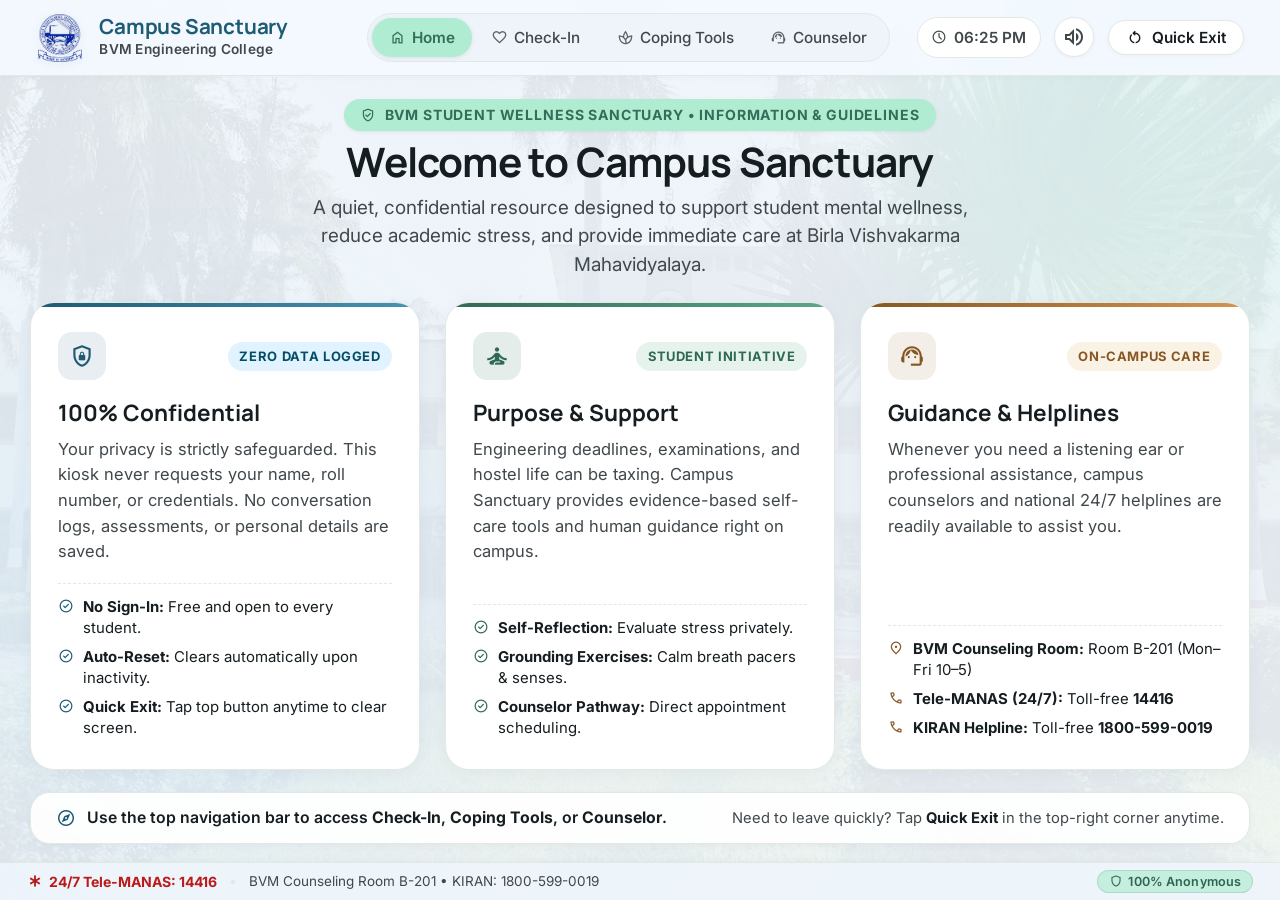
<file: index.html>
<!DOCTYPE html>
<html lang="en" class="light">
<head>
  <meta charset="UTF-8">
  <meta name="viewport" content="width=device-width, initial-scale=1.0">
  <title>Campus Sanctuary – BVM Mental Health Support Kiosk</title>
  <meta name="description" content="Confidential, anonymous mental health and well-being support for BVM Engineering College students. Information on privacy, campus resources, and support services.">
  <meta name="theme-color" content="#1e5b74">
  <link rel="preconnect" href="https://fonts.googleapis.com">
  <link rel="preconnect" href="https://fonts.gstatic.com" crossorigin>
  <link href="https://fonts.googleapis.com/css2?family=Inter:wght@400;500;600;700&family=Manrope:wght@500;600;700;800&display=swap" rel="stylesheet">
  <link href="https://fonts.googleapis.com/css2?family=Material+Symbols+Outlined:opsz,wght,FILL,GRAD@20..48,100..700,0..1,-50..200" rel="stylesheet">
  <link rel="stylesheet" href="styles.css?v=6">

  <style>
    /* ─── Non-Scrollable Informational Viewport Layout ─── */
    html, body {
      height: 100%;
      margin: 0;
      padding: 0;
    }

    @media (min-width: 900px) and (min-height: 620px) {
      body {
        overflow: hidden;
      }
      .kiosk-app {
        height: 100vh;
        max-height: 100vh;
        overflow: hidden;
      }
      .home-main {
        overflow: hidden !important;
        padding-top: calc(var(--header-height) + 1rem) !important;
        padding-bottom: calc(var(--footer-height) + 0.75rem) !important;
      }
    }

    .home-main {
      flex: 1;
      display: flex;
      flex-direction: column;
      justify-content: center;
      align-items: center;
      padding: calc(var(--header-height) + 1.25rem) 1.5rem calc(var(--footer-height) + 1.5rem);
      position: relative;
      z-index: 2;
    }

    .home-hub-container {
      width: 100%;
      max-width: 1220px;
      margin: 0 auto;
      display: flex;
      flex-direction: column;
      align-items: center;
      gap: 1.25rem;
    }

    /* ─── Hero Heading (Informational Welcome) ─── */
    .home-hero-header {
      text-align: center;
      display: flex;
      flex-direction: column;
      align-items: center;
      gap: 0.4rem;
    }

    .home-pill-badge {
      display: inline-flex;
      align-items: center;
      gap: 0.45rem;
      background: var(--secondary-container);
      color: var(--on-secondary-container);
      padding: 0.3rem 0.9rem;
      border-radius: var(--radius-full);
      font-family: var(--font-label);
      font-size: 0.78rem;
      font-weight: 700;
      letter-spacing: 0.06em;
      text-transform: uppercase;
      box-shadow: 0 1px 3px rgba(47, 105, 84, 0.1);
    }

    .home-hero-title {
      font-family: var(--font-headline);
      font-size: 2.25rem;
      font-weight: 700;
      color: var(--on-surface);
      line-height: 1.2;
      letter-spacing: -0.02em;
      margin: 0;
    }

    .home-hero-subtitle {
      font-family: var(--font-body);
      font-size: 1.05rem;
      color: var(--on-surface-variant);
      max-width: 720px;
      line-height: 1.5;
      margin: 0;
    }

    /* ─── 3 Informational Panels (Purely Informational - No Duplicate Buttons) ─── */
    .home-info-grid {
      display: grid;
      grid-template-columns: repeat(3, 1fr);
      gap: 1.35rem;
      width: 100%;
    }

    .home-info-card {
      background: #ffffff;
      border: 1.5px solid var(--border-card);
      border-radius: var(--radius-2xl);
      padding: 1.65rem 1.5rem;
      display: flex;
      flex-direction: column;
      box-shadow: 0 4px 18px rgba(22, 29, 32, 0.04);
      position: relative;
      overflow: hidden;
    }

    .home-info-card::before {
      content: '';
      position: absolute;
      top: 0;
      left: 0;
      right: 0;
      height: 4px;
    }

    .home-info-card.card-privacy::before {
      background: linear-gradient(90deg, #1e5b74, #4893b3);
    }

    .home-info-card.card-mission::before {
      background: linear-gradient(90deg, #2f6954, #5da78a);
    }

    .home-info-card.card-campus::before {
      background: linear-gradient(90deg, #875723, #d4954f);
    }

    .card-top-row {
      display: flex;
      align-items: center;
      justify-content: space-between;
      margin-bottom: 1rem;
    }

    .card-icon-bubble {
      width: 48px;
      height: 48px;
      border-radius: 14px;
      display: flex;
      align-items: center;
      justify-content: center;
    }

    .card-icon-bubble .material-symbols-outlined {
      font-size: 26px;
    }

    .card-privacy .card-icon-bubble {
      background: rgba(30, 91, 116, 0.1);
      color: #1e5b74;
    }

    .card-mission .card-icon-bubble {
      background: rgba(47, 105, 84, 0.12);
      color: #2f6954;
    }

    .card-campus .card-icon-bubble {
      background: rgba(135, 87, 35, 0.1);
      color: #875723;
    }

    .card-badge-pill {
      font-family: var(--font-label);
      font-size: 0.72rem;
      font-weight: 700;
      letter-spacing: 0.05em;
      text-transform: uppercase;
      padding: 0.25rem 0.65rem;
      border-radius: var(--radius-full);
    }

    .card-privacy .card-badge-pill {
      background: #e1f3ff;
      color: #034d65;
    }

    .card-mission .card-badge-pill {
      background: #e6f3ed;
      color: #2f6954;
    }

    .card-campus .card-badge-pill {
      background: #fbf2e6;
      color: #875723;
    }

    .card-title {
      font-family: var(--font-headline);
      font-size: 1.25rem;
      font-weight: 700;
      color: var(--on-surface);
      margin: 0 0 0.5rem 0;
      line-height: 1.3;
    }

    .card-desc {
      font-family: var(--font-body);
      font-size: 0.92rem;
      color: var(--on-surface-variant);
      line-height: 1.55;
      margin: 0 0 1rem 0;
      flex-grow: 1;
    }

    .card-bullet-list {
      display: flex;
      flex-direction: column;
      gap: 0.45rem;
      padding-top: 0.75rem;
      border-top: 1px dashed var(--border-card);
    }

    .card-bullet-item {
      display: flex;
      align-items: flex-start;
      gap: 0.5rem;
      font-family: var(--font-label);
      font-size: 0.83rem;
      color: var(--on-surface);
      line-height: 1.4;
    }

    .card-bullet-item .bullet-icon {
      font-size: 16px;
      margin-top: 1px;
      flex-shrink: 0;
    }

    .card-privacy .bullet-icon { color: #1e5b74; }
    .card-mission .bullet-icon { color: #2f6954; }
    .card-campus .bullet-icon { color: #875723; }

    /* ─── Informational Navigation Guidance Strip ─── */
    .home-nav-hint-bar {
      display: flex;
      align-items: center;
      justify-content: space-between;
      gap: 1.25rem;
      width: 100%;
      background: rgba(255, 255, 255, 0.92);
      backdrop-filter: blur(8px);
      -webkit-backdrop-filter: blur(8px);
      border: 1.5px solid var(--border-card);
      border-radius: var(--radius-xl);
      padding: 0.7rem 1.4rem;
      box-shadow: 0 2px 8px rgba(22, 29, 32, 0.03);
    }

    .nav-hint-left {
      display: flex;
      align-items: center;
      gap: 0.6rem;
      color: var(--on-surface);
      font-family: var(--font-label);
      font-size: 0.88rem;
      font-weight: 600;
    }

    .nav-hint-left .material-symbols-outlined {
      color: var(--primary);
      font-size: 20px;
    }

    .nav-hint-right {
      display: flex;
      align-items: center;
      gap: 0.6rem;
      font-family: var(--font-label);
      font-size: 0.82rem;
      color: var(--on-surface-variant);
    }

    .nav-hint-right strong {
      color: var(--on-surface);
    }

    /* ─── Compact Screen Optimization ─── */
    @media (max-height: 750px) and (min-width: 900px) {
      .home-hub-container {
        gap: 0.85rem;
      }
      .home-hero-title {
        font-size: 1.95rem;
      }
      .home-hero-subtitle {
        font-size: 0.95rem;
      }
      .home-info-card {
        padding: 1.25rem 1.15rem;
      }
      .card-title {
        font-size: 1.15rem;
      }
      .card-desc {
        font-size: 0.86rem;
        margin-bottom: 0.75rem;
      }
      .card-bullet-list {
        padding-top: 0.55rem;
        gap: 0.35rem;
      }
      .card-bullet-item {
        font-size: 0.78rem;
      }
      .home-nav-hint-bar {
        padding: 0.5rem 1.2rem;
      }
    }

    @media (max-width: 960px) {
      .home-info-grid {
        grid-template-columns: 1fr;
        max-width: 580px;
        gap: 1.15rem;
      }
      .home-nav-hint-bar {
        flex-direction: column;
        align-items: flex-start;
        gap: 0.4rem;
      }
    }
  </style>
</head>
<body>

  <!-- Ambient Background Layers matching other pages -->
  <div class="kiosk-bg-layer" id="bgLayer" aria-hidden="true"></div>
  <div class="ambient-glow ambient-glow-1" aria-hidden="true"></div>
  <div class="ambient-glow ambient-glow-2" aria-hidden="true"></div>

  <div class="kiosk-app" id="kioskApp">

    <!-- ═══════════════════ HEADER ═══════════════════ -->
    <header class="kiosk-header" role="banner">
      <div class="header-left">
        <a class="institution-brand" href="index.html" title="Campus Sanctuary Home">
          <img src="bvm_logo.png" alt="BVM Engineering College Logo" class="header-logo-img" width="48" height="48">
          <div class="institution-details">
            <span class="institution-title">Campus Sanctuary</span>
            <span class="institution-sub">BVM Engineering College</span>
          </div>
        </a>
      </div>
      <div class="header-center">
        <nav class="header-nav" aria-label="Campus Sanctuary Navigation">
          <a href="index.html" class="nav-pill-btn active" id="navBtnStart">
            <span class="material-symbols-outlined nav-pill-icon">home</span><span>Home</span>
          </a>
          <a href="checkin.html" class="nav-pill-btn" id="navBtnCheckIn">
            <span class="material-symbols-outlined nav-pill-icon">favorite</span><span>Check-In</span>
          </a>
          <a href="tools.html" class="nav-pill-btn" id="navBtnTools">
            <span class="material-symbols-outlined nav-pill-icon">spa</span><span>Coping Tools</span>
          </a>
          <a href="counseling.html" class="nav-pill-btn" id="navBtnCounseling">
            <span class="material-symbols-outlined nav-pill-icon">support_agent</span><span>Counselor</span>
          </a>
        </nav>
      </div>
      <div class="header-right">
        <div class="clock-display" id="kioskClock">
          <span class="material-symbols-outlined" style="font-size:16px">schedule</span>
          <span id="clockTimeText">--:--</span>
        </div>
        <button type="button" class="btn-icon-control" id="btnToggleSound" aria-label="Toggle Sound">
          <span class="material-symbols-outlined" id="soundIcon">volume_up</span>
        </button>
        <button type="button" class="btn-quick-exit-top" id="btnQuickExitTop" aria-label="Quick Exit" title="Instant Clear &amp; Reset">
          <span class="material-symbols-outlined" style="font-size:18px">restart_alt</span>
          <span>Quick Exit</span>
        </button>
        <button type="button" class="btn-icon-control mobile-only" id="mobileNavToggle" aria-label="Open Navigation">
          <span class="material-symbols-outlined">menu</span>
        </button>
      </div>
    </header>

    <!-- Mobile Navigation Drawer -->
    <div class="mobile-nav-drawer" id="mobileNavDrawer" aria-hidden="true">
      <div class="mobile-nav-header">
        <div class="institution-brand">
          <img src="bvm_logo.png" alt="BVM Logo" class="header-logo-img" width="48" height="48">
          <div class="institution-details">
            <span class="institution-title">Campus Sanctuary</span>
            <span class="institution-sub">BVM Engineering College</span>
          </div>
        </div>
        <button type="button" class="btn-icon-control" id="mobileNavClose" aria-label="Close Navigation">
          <span class="material-symbols-outlined">close</span>
        </button>
      </div>
      <div class="mobile-nav-links">
        <a href="index.html" class="mobile-nav-link active"><span class="material-symbols-outlined">home</span><span>Home</span></a>
        <a href="checkin.html" class="mobile-nav-link"><span class="material-symbols-outlined">favorite</span><span>Check-In &amp; Mood</span></a>
        <a href="tools.html" class="mobile-nav-link"><span class="material-symbols-outlined">spa</span><span>Coping Tools</span></a>
        <a href="counseling.html" class="mobile-nav-link"><span class="material-symbols-outlined">support_agent</span><span>Campus Counseling</span></a>
      </div>
      <div class="mobile-nav-footer">
        <div class="confidential-pill" style="justify-content:center;width:100%">
          <span class="material-symbols-outlined">shield</span>
          <span>100% Private &amp; Anonymous</span>
        </div>
      </div>
    </div>

    <!-- ═══════════════════ MAIN CONTENT (INFORMATION ONLY - NON-SCROLLABLE) ═══════════════════ -->
    <main class="home-main" id="mainContent" role="main">
      <div class="home-hub-container">

        <!-- Welcome Hero Heading -->
        <div class="home-hero-header">
          <div class="home-pill-badge">
            <span class="material-symbols-outlined" style="font-size:16px">verified_user</span>
            <span>BVM Student Wellness Sanctuary • Information &amp; Guidelines</span>
          </div>
          <h1 class="home-hero-title">Welcome to Campus Sanctuary</h1>
          <p class="home-hero-subtitle">
            A quiet, confidential resource designed to support student mental wellness, reduce academic stress, and provide immediate care at Birla Vishvakarma Mahavidyalaya.
          </p>
        </div>

        <!-- 3 Informational Panels (No duplicate buttons) -->
        <div class="home-info-grid">

          <!-- Panel 1: Privacy & Anonymity -->
          <div class="home-info-card card-privacy">
            <div class="card-top-row">
              <div class="card-icon-bubble">
                <span class="material-symbols-outlined">shield_lock</span>
              </div>
              <span class="card-badge-pill">Zero Data Logged</span>
            </div>
            <h2 class="card-title">100% Confidential</h2>
            <p class="card-desc">
              Your privacy is strictly safeguarded. This kiosk never requests your name, roll number, or credentials. No conversation logs, assessments, or personal details are saved.
            </p>
            <div class="card-bullet-list">
              <div class="card-bullet-item">
                <span class="material-symbols-outlined bullet-icon">check_circle</span>
                <span><strong>No Sign-In:</strong> Free and open to every student.</span>
              </div>
              <div class="card-bullet-item">
                <span class="material-symbols-outlined bullet-icon">check_circle</span>
                <span><strong>Auto-Reset:</strong> Clears automatically upon inactivity.</span>
              </div>
              <div class="card-bullet-item">
                <span class="material-symbols-outlined bullet-icon">check_circle</span>
                <span><strong>Quick Exit:</strong> Tap top button anytime to clear screen.</span>
              </div>
            </div>
          </div>

          <!-- Panel 2: Purpose & Design Thinking -->
          <div class="home-info-card card-mission">
            <div class="card-top-row">
              <div class="card-icon-bubble">
                <span class="material-symbols-outlined">self_improvement</span>
              </div>
              <span class="card-badge-pill">Student Initiative</span>
            </div>
            <h2 class="card-title">Purpose &amp; Support</h2>
            <p class="card-desc">
              Engineering deadlines, examinations, and hostel life can be taxing. Campus Sanctuary provides evidence-based self-care tools and human guidance right on campus.
            </p>
            <div class="card-bullet-list">
              <div class="card-bullet-item">
                <span class="material-symbols-outlined bullet-icon">check_circle</span>
                <span><strong>Self-Reflection:</strong> Evaluate stress privately.</span>
              </div>
              <div class="card-bullet-item">
                <span class="material-symbols-outlined bullet-icon">check_circle</span>
                <span><strong>Grounding Exercises:</strong> Calm breath pacers &amp; senses.</span>
              </div>
              <div class="card-bullet-item">
                <span class="material-symbols-outlined bullet-icon">check_circle</span>
                <span><strong>Counselor Pathway:</strong> Direct appointment scheduling.</span>
              </div>
            </div>
          </div>

          <!-- Panel 3: Campus Guidance Cell & Helplines -->
          <div class="home-info-card card-campus">
            <div class="card-top-row">
              <div class="card-icon-bubble">
                <span class="material-symbols-outlined">support_agent</span>
              </div>
              <span class="card-badge-pill">On-Campus Care</span>
            </div>
            <h2 class="card-title">Guidance &amp; Helplines</h2>
            <p class="card-desc">
              Whenever you need a listening ear or professional assistance, campus counselors and national 24/7 helplines are readily available to assist you.
            </p>
            <div class="card-bullet-list">
              <div class="card-bullet-item">
                <span class="material-symbols-outlined bullet-icon">location_on</span>
                <span><strong>BVM Counseling Room:</strong> Room B-201 (Mon–Fri 10–5)</span>
              </div>
              <div class="card-bullet-item">
                <span class="material-symbols-outlined bullet-icon">call</span>
                <span><strong>Tele-MANAS (24/7):</strong> Toll-free <strong>14416</strong></span>
              </div>
              <div class="card-bullet-item">
                <span class="material-symbols-outlined bullet-icon">call</span>
                <span><strong>KIRAN Helpline:</strong> Toll-free <strong>1800-599-0019</strong></span>
              </div>
            </div>
          </div>

        </div>

        <!-- Informational Navigation Guidance Bar -->
        <div class="home-nav-hint-bar">
          <div class="nav-hint-left">
            <span class="material-symbols-outlined">explore</span>
            <span>Use the top navigation bar to access <strong>Check-In</strong>, <strong>Coping Tools</strong>, or <strong>Counselor</strong>.</span>
          </div>
          <div class="nav-hint-right">
            <span>Need to leave quickly? Tap <strong>Quick Exit</strong> in the top-right corner anytime.</span>
          </div>
        </div>

      </div>
    </main>

    <!-- ═══════════════════ FOOTER ═══════════════════ -->
    <footer class="kiosk-footer" role="contentinfo">
      <div class="footer-left">
        <div class="crisis-callout">
          <span class="material-symbols-outlined">emergency</span>
          <span>24/7 Tele-MANAS: <strong>14416</strong></span>
        </div>
        <span class="footer-bullet">•</span>
        <span class="footer-sub-note">BVM Counseling Room B-201 • KIRAN: 1800-599-0019</span>
      </div>
      <div class="footer-right">
        <div class="confidential-pill">
          <span class="material-symbols-outlined">shield</span>
          <span>100% Anonymous</span>
        </div>
      </div>
    </footer>

    <!-- Mobile Bottom Navigation Bar -->
    <nav class="mobile-bottom-nav" id="mobileBottomNav" aria-label="Mobile Navigation">
      <a href="index.html" class="mobile-bottom-nav-btn active"><span class="material-symbols-outlined">home</span><span>Home</span></a>
      <a href="checkin.html" class="mobile-bottom-nav-btn"><span class="material-symbols-outlined">favorite</span><span>Check-In</span></a>
      <a href="tools.html" class="mobile-bottom-nav-btn"><span class="material-symbols-outlined">spa</span><span>Coping</span></a>
      <a href="counseling.html" class="mobile-bottom-nav-btn"><span class="material-symbols-outlined">support_agent</span><span>Counselor</span></a>
    </nav>

    <!-- Accessibility Modal -->
    <div class="modal-overlay" id="modalAccessibility" role="dialog" aria-modal="true" aria-labelledby="modalAccessTitle">
      <div class="modal-sheet" style="max-width:500px">
        <div class="modal-header-bar">
          <div class="modal-title-wrap">
            <div class="modal-title-icon"><span class="material-symbols-outlined">accessibility_new</span></div>
            <h2 class="modal-title" id="modalAccessTitle">Accessibility Options</h2>
          </div>
          <button type="button" class="btn-modal-close" id="btnCloseAccess" aria-label="Close"><span class="material-symbols-outlined">close</span></button>
        </div>
        <div class="modal-body-content">
          <div style="display:flex;flex-direction:column;gap:1.25rem">
            <div>
              <label style="font-family:var(--font-label);font-weight:600;display:block;margin-bottom:.5rem">Text Size</label>
              <div style="display:flex;gap:.75rem">
                <button type="button" class="topic-pill selected" id="btnTextStandard">Standard (A)</button>
                <button type="button" class="topic-pill" id="btnTextLarge">Large (A+)</button>
              </div>
            </div>
            <div>
              <label style="font-family:var(--font-label);font-weight:600;display:block;margin-bottom:.5rem">Calming Audio &amp; Chimes</label>
              <div style="display:flex;gap:.75rem">
                <button type="button" class="topic-pill selected" id="btnAudioOn">Enabled</button>
                <button type="button" class="topic-pill" id="btnAudioOff">Muted</button>
              </div>
            </div>
            <div>
              <label style="font-family:var(--font-label);font-weight:600;display:block;margin-bottom:.5rem">Contrast Mode</label>
              <div style="display:flex;gap:.75rem">
                <button type="button" class="topic-pill selected" id="btnContrastNormal">Default Calm</button>
                <button type="button" class="topic-pill" id="btnContrastHigh">High Contrast</button>
              </div>
            </div>
          </div>
        </div>
        <div class="modal-footer-bar">
          <button type="button" class="btn-flow-continue" id="btnDoneAccess" style="width:100%;justify-content:center"><span>Apply &amp; Return</span></button>
        </div>
      </div>
    </div>

  </div>

  <script src="shared.js"></script>
</body>
</html>
</file>
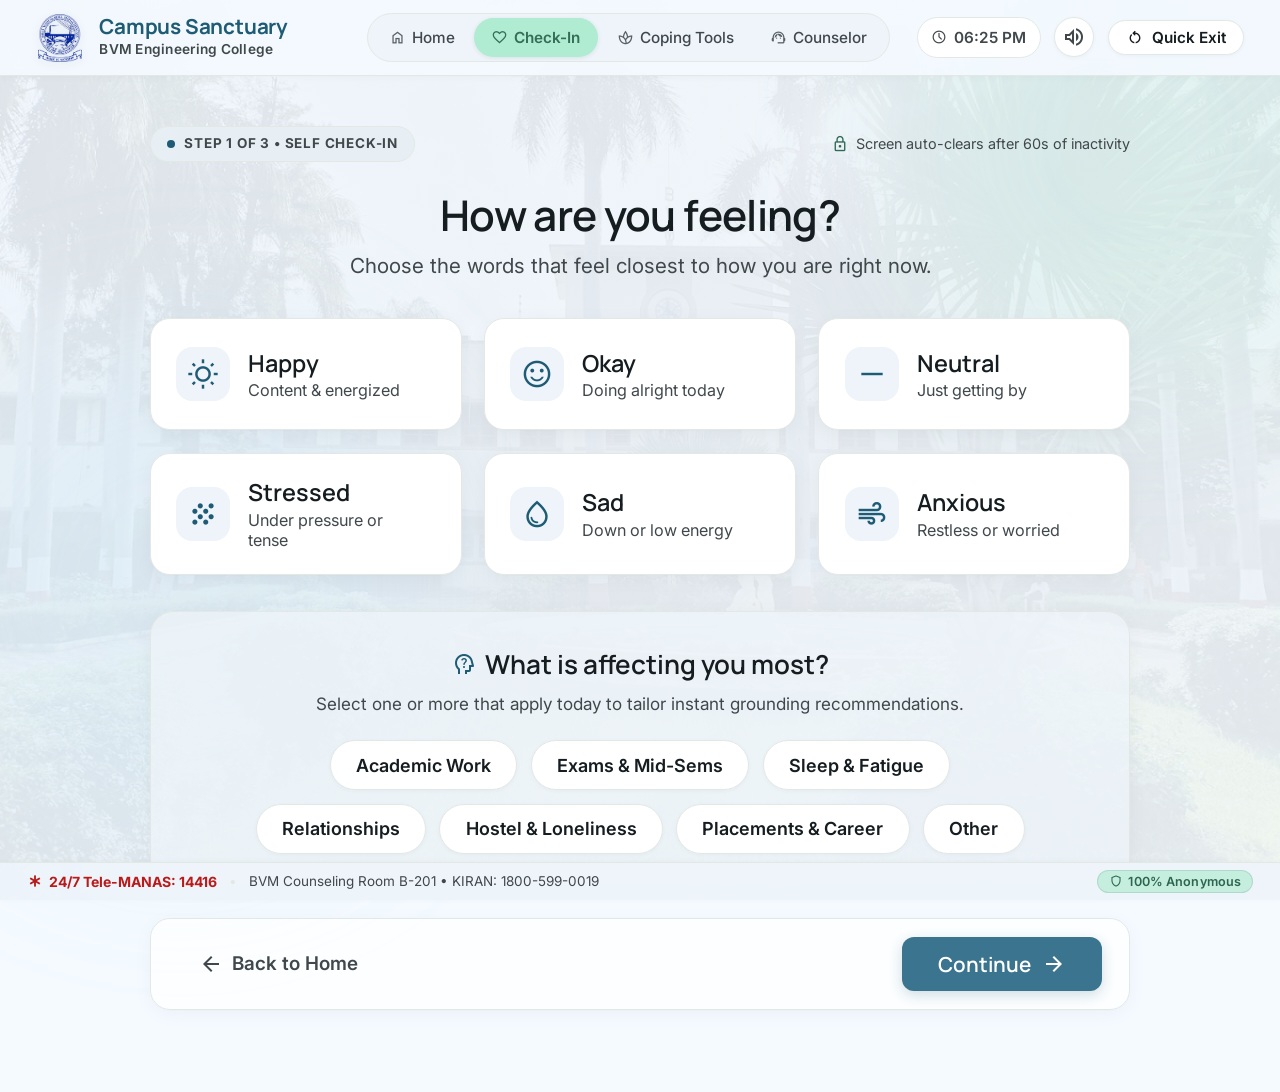
<file: checkin.html>
<!DOCTYPE html>
<html lang="en" class="light">
<head>
  <meta charset="UTF-8">
  <meta name="viewport" content="width=device-width, initial-scale=1.0">
  <title>Check-In – Campus Sanctuary | BVM</title>
  <meta name="description" content="Anonymous mood and well-being check-in for BVM Engineering College students. No login required.">
  <meta name="theme-color" content="#1e5b74">
  <link rel="preconnect" href="https://fonts.googleapis.com">
  <link rel="preconnect" href="https://fonts.gstatic.com" crossorigin>
  <link href="https://fonts.googleapis.com/css2?family=Inter:wght@400;500;600;700&family=Manrope:wght@500;600;700;800&display=swap" rel="stylesheet">
  <link href="https://fonts.googleapis.com/css2?family=Material+Symbols+Outlined:opsz,wght,FILL,GRAD@20..48,100..700,0..1,-50..200" rel="stylesheet">
  <link rel="stylesheet" href="styles.css?v=4">
</head>
<body>

  <div class="kiosk-bg-layer" id="bgLayer" aria-hidden="true"></div>
  <div class="ambient-glow ambient-glow-1" aria-hidden="true"></div>
  <div class="ambient-glow ambient-glow-2" aria-hidden="true"></div>

  <div class="kiosk-app" id="kioskApp">

    <!-- ═══════════════════ HEADER ═══════════════════ -->
    <header class="kiosk-header" role="banner">
      <div class="header-left">
        <a class="institution-brand" href="index.html" title="Return to Home">
          <img src="bvm_logo.png" alt="BVM Engineering College Logo" class="header-logo-img" width="48" height="48">
          <div class="institution-details">
            <span class="institution-title">Campus Sanctuary</span>
            <span class="institution-sub">BVM Engineering College</span>
          </div>
        </a>
      </div>
      <div class="header-center">
        <nav class="header-nav" aria-label="Campus Sanctuary Navigation">
          <a href="index.html" class="nav-pill-btn" id="navBtnStart">
            <span class="material-symbols-outlined nav-pill-icon">home</span><span>Home</span>
          </a>
          <a href="checkin.html" class="nav-pill-btn active" id="navBtnCheckIn">
            <span class="material-symbols-outlined nav-pill-icon">favorite</span><span>Check-In</span>
          </a>
          <a href="tools.html" class="nav-pill-btn" id="navBtnTools">
            <span class="material-symbols-outlined nav-pill-icon">spa</span><span>Coping Tools</span>
          </a>
          <a href="counseling.html" class="nav-pill-btn" id="navBtnCounseling">
            <span class="material-symbols-outlined nav-pill-icon">support_agent</span><span>Counselor</span>
          </a>
        </nav>
      </div>
      <div class="header-right">
        <div class="clock-display" id="kioskClock">
          <span class="material-symbols-outlined" style="font-size:16px">schedule</span>
          <span id="clockTimeText">--:--</span>
        </div>
        <button type="button" class="btn-icon-control" id="btnToggleSound" aria-label="Toggle Sound">
          <span class="material-symbols-outlined" id="soundIcon">volume_up</span>
        </button>
        <button type="button" class="btn-quick-exit-top" id="btnQuickExitTop" aria-label="Quick Exit">
          <span class="material-symbols-outlined" style="font-size:18px">restart_alt</span>
          <span>Quick Exit</span>
        </button>
        <button type="button" class="btn-icon-control mobile-only" id="mobileNavToggle" aria-label="Open Navigation">
          <span class="material-symbols-outlined">menu</span>
        </button>
      </div>
    </header>

    <!-- Mobile Drawer -->
    <div class="mobile-nav-drawer" id="mobileNavDrawer" aria-hidden="true">
      <div class="mobile-nav-header">
        <div class="institution-brand">
          <img src="bvm_logo.png" alt="BVM Logo" class="header-logo-img" width="48" height="48">
          <div class="institution-details">
            <span class="institution-title">Campus Sanctuary</span>
            <span class="institution-sub">BVM Engineering College</span>
          </div>
        </div>
        <button type="button" class="btn-icon-control" id="mobileNavClose" aria-label="Close Navigation">
          <span class="material-symbols-outlined">close</span>
        </button>
      </div>
      <div class="mobile-nav-links">
        <a href="index.html" class="mobile-nav-link"><span class="material-symbols-outlined">home</span><span>Home</span></a>
        <a href="checkin.html" class="mobile-nav-link active"><span class="material-symbols-outlined">favorite</span><span>Check-In &amp; Mood</span></a>
        <a href="tools.html" class="mobile-nav-link"><span class="material-symbols-outlined">spa</span><span>Coping Tools</span></a>
        <a href="counseling.html" class="mobile-nav-link"><span class="material-symbols-outlined">support_agent</span><span>Campus Counseling</span></a>
      </div>
      <div class="mobile-nav-footer">
        <div class="confidential-pill" style="justify-content:center;width:100%">
          <span class="material-symbols-outlined">shield</span>
          <span>100% Private &amp; Anonymous</span>
        </div>
      </div>
    </div>

    <!-- ═══════════════════ MAIN ═══════════════════ -->
    <main class="kiosk-main" id="mainContent" role="main">

      <!-- ─── STEP 1: MOOD ─── -->
      <section class="screen-container active" id="screenMoodCheck" aria-labelledby="moodHeading">
        <div class="flow-card-wrapper">
          <div class="flow-top-meta">
            <div class="step-indicator-pill">
              <span class="step-pulse-dot"></span>
              <span>Step 1 of 3 • Self Check-In</span>
            </div>
            <div class="screen-inactivity-hint">
              <span class="material-symbols-outlined">lock</span>
              <span>Screen auto-clears after 60s of inactivity</span>
            </div>
          </div>

          <div class="flow-title-block">
            <h1 class="flow-main-title" id="moodHeading">How are you feeling?</h1>
            <p class="flow-main-sub">Choose the words that feel closest to how you are right now.</p>
          </div>

          <div class="mood-grid" role="radiogroup" aria-label="Select your current mood">
            <button type="button" class="mood-card" data-mood="Happy" role="radio" aria-checked="false">
              <div class="mood-card-left">
                <div class="mood-icon-wrap"><span class="material-symbols-outlined">wb_sunny</span></div>
                <div class="mood-texts"><span class="mood-name">Happy</span><span class="mood-caption">Content &amp; energized</span></div>
              </div>
              <div class="mood-check-circle" aria-hidden="true"><span class="material-symbols-outlined" style="font-size:20px">check</span></div>
            </button>
            <button type="button" class="mood-card" data-mood="Okay" role="radio" aria-checked="false">
              <div class="mood-card-left">
                <div class="mood-icon-wrap"><span class="material-symbols-outlined">sentiment_satisfied</span></div>
                <div class="mood-texts"><span class="mood-name">Okay</span><span class="mood-caption">Doing alright today</span></div>
              </div>
              <div class="mood-check-circle" aria-hidden="true"><span class="material-symbols-outlined" style="font-size:20px">check</span></div>
            </button>
            <button type="button" class="mood-card" data-mood="Neutral" role="radio" aria-checked="false">
              <div class="mood-card-left">
                <div class="mood-icon-wrap"><span class="material-symbols-outlined">horizontal_rule</span></div>
                <div class="mood-texts"><span class="mood-name">Neutral</span><span class="mood-caption">Just getting by</span></div>
              </div>
              <div class="mood-check-circle" aria-hidden="true"><span class="material-symbols-outlined" style="font-size:20px">check</span></div>
            </button>
            <button type="button" class="mood-card" data-mood="Stressed" role="radio" aria-checked="false">
              <div class="mood-card-left">
                <div class="mood-icon-wrap"><span class="material-symbols-outlined">grain</span></div>
                <div class="mood-texts"><span class="mood-name">Stressed</span><span class="mood-caption">Under pressure or tense</span></div>
              </div>
              <div class="mood-check-circle" aria-hidden="true"><span class="material-symbols-outlined" style="font-size:20px">check</span></div>
            </button>
            <button type="button" class="mood-card" data-mood="Sad" role="radio" aria-checked="false">
              <div class="mood-card-left">
                <div class="mood-icon-wrap"><span class="material-symbols-outlined">water_drop</span></div>
                <div class="mood-texts"><span class="mood-name">Sad</span><span class="mood-caption">Down or low energy</span></div>
              </div>
              <div class="mood-check-circle" aria-hidden="true"><span class="material-symbols-outlined" style="font-size:20px">check</span></div>
            </button>
            <button type="button" class="mood-card" data-mood="Anxious" role="radio" aria-checked="false">
              <div class="mood-card-left">
                <div class="mood-icon-wrap"><span class="material-symbols-outlined">air</span></div>
                <div class="mood-texts"><span class="mood-name">Anxious</span><span class="mood-caption">Restless or worried</span></div>
              </div>
              <div class="mood-check-circle" aria-hidden="true"><span class="material-symbols-outlined" style="font-size:20px">check</span></div>
            </button>
          </div>

          <div class="influences-container">
            <div class="influences-title-row">
              <span class="material-symbols-outlined">psychology_alt</span>
              <h2 class="influences-title">What is affecting you most?</h2>
            </div>
            <p class="influences-sub">Select one or more that apply today to tailor instant grounding recommendations.</p>
            <div class="pills-cloud" id="influencesPillsCloud" role="group" aria-label="Select influences">
              <button type="button" class="topic-pill" data-topic="Academic Work" aria-pressed="false"><span class="material-symbols-outlined pill-check">check</span><span>Academic Work</span></button>
              <button type="button" class="topic-pill" data-topic="Exams" aria-pressed="false"><span class="material-symbols-outlined pill-check">check</span><span>Exams &amp; Mid-Sems</span></button>
              <button type="button" class="topic-pill" data-topic="Sleep" aria-pressed="false"><span class="material-symbols-outlined pill-check">check</span><span>Sleep &amp; Fatigue</span></button>
              <button type="button" class="topic-pill" data-topic="Relationships" aria-pressed="false"><span class="material-symbols-outlined pill-check">check</span><span>Relationships</span></button>
              <button type="button" class="topic-pill" data-topic="Loneliness" aria-pressed="false"><span class="material-symbols-outlined pill-check">check</span><span>Hostel &amp; Loneliness</span></button>
              <button type="button" class="topic-pill" data-topic="Placements" aria-pressed="false"><span class="material-symbols-outlined pill-check">check</span><span>Placements &amp; Career</span></button>
              <button type="button" class="topic-pill" data-topic="Other" aria-pressed="false"><span class="material-symbols-outlined pill-check">check</span><span>Other</span></button>
            </div>
          </div>

          <div class="flow-bottom-bar">
            <a href="index.html" class="btn-flow-back">
              <span class="material-symbols-outlined">arrow_back</span>
              <span>Back to Home</span>
            </a>
            <button type="button" class="btn-flow-continue" id="btnMoodContinue">
              <span>Continue</span>
              <span class="material-symbols-outlined">arrow_forward</span>
            </button>
          </div>
        </div>
      </section>

      <!-- ─── STEP 2: ASSESSMENT ─── -->
      <section class="screen-container" id="screenAssessment" aria-labelledby="assessmentHeading">
        <div class="flow-card-wrapper">
          <div class="flow-top-meta">
            <div class="step-indicator-pill">
              <span class="step-pulse-dot"></span>
              <span id="assessmentStepBadge">Question 1 of 8</span>
            </div>
            <div class="screen-inactivity-hint">
              <span class="material-symbols-outlined">lock</span>
              <span>Anonymous &amp; Untracked</span>
            </div>
          </div>

          <div class="flow-title-block">
            <h1 class="flow-main-title" id="assessmentHeading">Quick well-being check</h1>
            <p class="flow-main-sub">Answer based on how you have been feeling recently. Take your time — there are no right or wrong answers.</p>
          </div>

          <div class="assessment-card">
            <div class="assessment-meta-header">
              <div class="assessment-category-badge" id="questionCategoryBadge">
                <span class="material-symbols-outlined">psychology_alt</span>
                <span id="questionCategoryText">Academic Load &amp; Stress</span>
              </div>
              <div class="assessment-security-tag">
                <span class="material-symbols-outlined" style="font-size:16px">lock</span>
                <span>Zero Data Retained</span>
              </div>
            </div>
            <div class="assessment-question-box">
              <h2 class="assessment-question-title" id="questionPromptText">How often have you felt overwhelmed by your academic work?</h2>
              <p class="assessment-question-hint" id="questionHintText">Think about course deadlines, study hours, or exam preparations over the past two weeks.</p>
            </div>
            <div class="options-radiogroup" id="assessmentOptionsGroup" role="radiogroup" aria-labelledby="questionPromptText">
              <button type="button" class="option-row-card" data-value="0" role="radio" aria-checked="false">
                <div class="option-row-left">
                  <div class="option-icon-wrap"><span class="material-symbols-outlined">wb_sunny</span></div>
                  <div class="option-details">
                    <span class="option-label-text">Never</span>
                    <span class="option-desc-text">Feeling calm, balanced, and fully in control</span>
                  </div>
                </div>
                <div class="option-radio-dot"><div class="option-radio-inner"></div></div>
              </button>
              <button type="button" class="option-row-card" data-value="1" role="radio" aria-checked="false">
                <div class="option-row-left">
                  <div class="option-icon-wrap"><span class="material-symbols-outlined">filter_drama</span></div>
                  <div class="option-details">
                    <span class="option-label-text">Sometimes</span>
                    <span class="option-desc-text">Manageable pressure during peak assignment dates</span>
                  </div>
                </div>
                <div class="option-radio-dot"><div class="option-radio-inner"></div></div>
              </button>
              <button type="button" class="option-row-card" data-value="2" role="radio" aria-checked="false">
                <div class="option-row-left">
                  <div class="option-icon-wrap"><span class="material-symbols-outlined">thunderstorm</span></div>
                  <div class="option-details">
                    <span class="option-label-text">Often</span>
                    <span class="option-desc-text">Persistent tension that affects daily rest or focus</span>
                  </div>
                </div>
                <div class="option-radio-dot"><div class="option-radio-inner"></div></div>
              </button>
              <button type="button" class="option-row-card" data-value="3" role="radio" aria-checked="false">
                <div class="option-row-left">
                  <div class="option-icon-wrap"><span class="material-symbols-outlined">crisis_alert</span></div>
                  <div class="option-details">
                    <span class="option-label-text">Very Often</span>
                    <span class="option-desc-text">Constant exhaustion, dread, or falling behind</span>
                  </div>
                </div>
                <div class="option-radio-dot"><div class="option-radio-inner"></div></div>
              </button>
            </div>
            <div class="assessment-progress-wrapper">
              <div class="progress-labels-row">
                <span id="progressStepCount">Question 1 of 8</span>
                <span id="progressPercentText">12.5% Complete</span>
              </div>
              <div class="progress-track-bar" role="progressbar" aria-valuenow="1" aria-valuemin="1" aria-valuemax="8">
                <div class="progress-fill-bar" id="assessmentProgressBarFill" style="width:12.5%"></div>
              </div>
            </div>
          </div>

          <div class="flow-bottom-bar">
            <button type="button" class="btn-flow-back" id="btnAssessmentBack">
              <span class="material-symbols-outlined">arrow_back</span>
              <span>Back</span>
            </button>
            <div style="display:flex;gap:.75rem">
              <button type="button" class="btn-flow-back" id="btnAssessmentSkip" style="font-size:.95rem">
                <span>Skip Question</span>
              </button>
              <button type="button" class="btn-flow-continue" id="btnAssessmentNext">
                <span id="assessmentNextBtnText">Next</span>
                <span class="material-symbols-outlined">arrow_forward</span>
              </button>
            </div>
          </div>
        </div>
      </section>

      <!-- ─── STEP 3: RESULTS ─── -->
      <section class="screen-container" id="screenResults" aria-labelledby="resultsHeading">
        <div class="flow-card-wrapper">
          <div class="flow-title-block">
            <div class="results-level-pill moderate" id="resultStatusBadge">
              <span class="material-symbols-outlined" style="font-size:16px">spa</span>
              <span id="resultBadgeText">Moderate Stress</span>
            </div>
            <h1 class="flow-main-title" id="resultsHeading">Your well-being check</h1>
            <p class="flow-main-sub" id="resultMainSubtitle">Your responses suggest that you may be experiencing some stress at the moment.</p>
          </div>

          <div class="results-hero-card">
            <div class="results-icon-glyph">
              <span class="material-symbols-outlined" style="font-size:30px">spa</span>
            </div>
            <h2 class="results-reflection-title" id="resultReflectionTitle">You're carrying some pressure.</h2>
            <p class="results-reflection-text" id="resultReflectionDesc">That can happen during demanding academic periods. A few small support steps may help you feel more balanced.</p>
            <div class="results-disclaimer-note">
              <span class="material-symbols-outlined">verified_user</span>
              <p>Remember: this check-in is not a medical assessment or permanent record. It is completely anonymous and designed solely for your present self-care.</p>
            </div>
          </div>

          <div class="results-actions-grid">
            <a href="tools.html#breathing" class="rec-tool-card">
              <div>
                <div class="rec-card-top-row">
                  <div class="rec-card-icon blue"><span class="material-symbols-outlined">air</span></div>
                  <span class="rec-time-badge">2 mins • Guided Audio</span>
                </div>
                <h3 class="rec-title">Breathing Exercise</h3>
                <p class="rec-desc">Take a few minutes to slow your breathing and reset your nervous system.</p>
              </div>
              <div class="rec-card-action-link">
                <span>Start Exercise</span>
                <span class="material-symbols-outlined" style="font-size:20px">arrow_forward</span>
              </div>
            </a>
            <a href="tools.html#grounding" class="rec-tool-card">
              <div>
                <div class="rec-card-top-row">
                  <div class="rec-card-icon green"><span class="material-symbols-outlined">self_improvement</span></div>
                  <span class="rec-time-badge">3 mins • Relaxation</span>
                </div>
                <h3 class="rec-title">Relaxation Activity</h3>
                <p class="rec-desc">Try a gentle physical sequence to release tension in your shoulders and jaw.</p>
              </div>
              <div class="rec-card-action-link">
                <span>Begin Activity</span>
                <span class="material-symbols-outlined" style="font-size:20px">arrow_forward</span>
              </div>
            </a>
            <a href="tools.html" class="rec-tool-card">
              <div>
                <div class="rec-card-top-row">
                  <div class="rec-card-icon slate"><span class="material-symbols-outlined">menu_book</span></div>
                  <span class="rec-time-badge">Toolkits &amp; Guides</span>
                </div>
                <h3 class="rec-title">Self-Help Resources</h3>
                <p class="rec-desc">Explore practical, student-tested guides for sleep, exams, and workload.</p>
              </div>
              <div class="rec-card-action-link">
                <span>Explore Resources</span>
                <span class="material-symbols-outlined" style="font-size:20px">arrow_forward</span>
              </div>
            </a>
          </div>

          <div class="flow-bottom-bar" style="justify-content:center;gap:1rem">
            <a href="index.html" class="btn-flow-back">
              <span class="material-symbols-outlined">home</span>
              <span>Back to Home</span>
            </a>
            <a href="tools.html" class="btn-flow-continue" style="background:var(--surface-container-lowest);color:var(--primary);border:1.5px solid var(--border-card)">
              <span class="material-symbols-outlined">spa</span>
              <span>Explore Self-Help</span>
            </a>
            <a href="counseling.html" class="btn-flow-continue">
              <span class="material-symbols-outlined">support_agent</span>
              <span>Talk to a Counselor</span>
            </a>
          </div>
        </div>
      </section>

    </main>

    <!-- ═══════════════════ FOOTER ═══════════════════ -->
    <footer class="kiosk-footer" role="contentinfo">
      <div class="footer-left">
        <div class="crisis-callout">
          <span class="material-symbols-outlined">emergency</span>
          <span>24/7 Tele-MANAS: <strong>14416</strong></span>
        </div>
        <span class="footer-bullet">•</span>
        <span class="footer-sub-note">BVM Counseling Room B-201 • KIRAN: 1800-599-0019</span>
      </div>
      <div class="footer-right">
        <div class="confidential-pill">
          <span class="material-symbols-outlined">shield</span>
          <span>100% Anonymous</span>
        </div>
      </div>
    </footer>

    <!-- Mobile Bottom Nav -->
    <nav class="mobile-bottom-nav" id="mobileBottomNav" aria-label="Mobile Navigation">
      <a href="index.html" class="mobile-bottom-nav-btn"><span class="material-symbols-outlined">home</span><span>Home</span></a>
      <a href="checkin.html" class="mobile-bottom-nav-btn active"><span class="material-symbols-outlined">favorite</span><span>Check-In</span></a>
      <a href="tools.html" class="mobile-bottom-nav-btn"><span class="material-symbols-outlined">spa</span><span>Coping</span></a>
      <a href="counseling.html" class="mobile-bottom-nav-btn"><span class="material-symbols-outlined">support_agent</span><span>Counselor</span></a>
    </nav>

    <!-- Inactivity Modal -->
    <div class="modal-overlay" id="modalInactivity" role="dialog" aria-modal="true" aria-labelledby="modalInactivityTitle">
      <div class="modal-sheet" style="max-width:480px">
        <div class="inactivity-modal-content">
          <div class="inactivity-timer-circle" id="inactivityCountdownText">15</div>
          <h2 class="modal-title" id="modalInactivityTitle" style="font-size:1.6rem;margin-bottom:.5rem">Are you still there?</h2>
          <p style="font-family:var(--font-body);font-size:1.05rem;color:var(--on-surface-variant);margin-bottom:2rem">To safeguard your personal privacy, this kiosk will automatically clear in 15 seconds.</p>
          <div style="display:flex;gap:1rem;justify-content:center">
            <button type="button" class="btn-flow-back" id="btnInactivityExitNow" style="background:var(--surface-container);color:var(--error)"><span>Exit Now</span></button>
            <button type="button" class="btn-flow-continue" id="btnInactivityContinue"><span>I'm Still Here</span></button>
          </div>
        </div>
      </div>
    </div>

    <!-- Accessibility Modal -->
    <div class="modal-overlay" id="modalAccessibility" role="dialog" aria-modal="true" aria-labelledby="modalAccessTitle">
      <div class="modal-sheet" style="max-width:500px">
        <div class="modal-header-bar">
          <div class="modal-title-wrap">
            <div class="modal-title-icon"><span class="material-symbols-outlined">accessibility_new</span></div>
            <h2 class="modal-title" id="modalAccessTitle">Accessibility Options</h2>
          </div>
          <button type="button" class="btn-modal-close" id="btnCloseAccess" aria-label="Close"><span class="material-symbols-outlined">close</span></button>
        </div>
        <div class="modal-body-content">
          <div style="display:flex;flex-direction:column;gap:1.25rem">
            <div>
              <label style="font-family:var(--font-label);font-weight:600;display:block;margin-bottom:.5rem">Text Size</label>
              <div style="display:flex;gap:.75rem">
                <button type="button" class="topic-pill selected" id="btnTextStandard">Standard (A)</button>
                <button type="button" class="topic-pill" id="btnTextLarge">Large (A+)</button>
              </div>
            </div>
            <div>
              <label style="font-family:var(--font-label);font-weight:600;display:block;margin-bottom:.5rem">Calming Audio &amp; Chimes</label>
              <div style="display:flex;gap:.75rem">
                <button type="button" class="topic-pill selected" id="btnAudioOn">Enabled</button>
                <button type="button" class="topic-pill" id="btnAudioOff">Muted</button>
              </div>
            </div>
            <div>
              <label style="font-family:var(--font-label);font-weight:600;display:block;margin-bottom:.5rem">Contrast Mode</label>
              <div style="display:flex;gap:.75rem">
                <button type="button" class="topic-pill selected" id="btnContrastNormal">Default Calm</button>
                <button type="button" class="topic-pill" id="btnContrastHigh">High Contrast</button>
              </div>
            </div>
          </div>
        </div>
        <div class="modal-footer-bar">
          <button type="button" class="btn-flow-continue" id="btnDoneAccess" style="width:100%;justify-content:center"><span>Apply &amp; Return</span></button>
        </div>
      </div>
    </div>

  </div>

  <script src="shared.js"></script>
  <script src="checkin.js"></script>
</body>
</html>
</file>
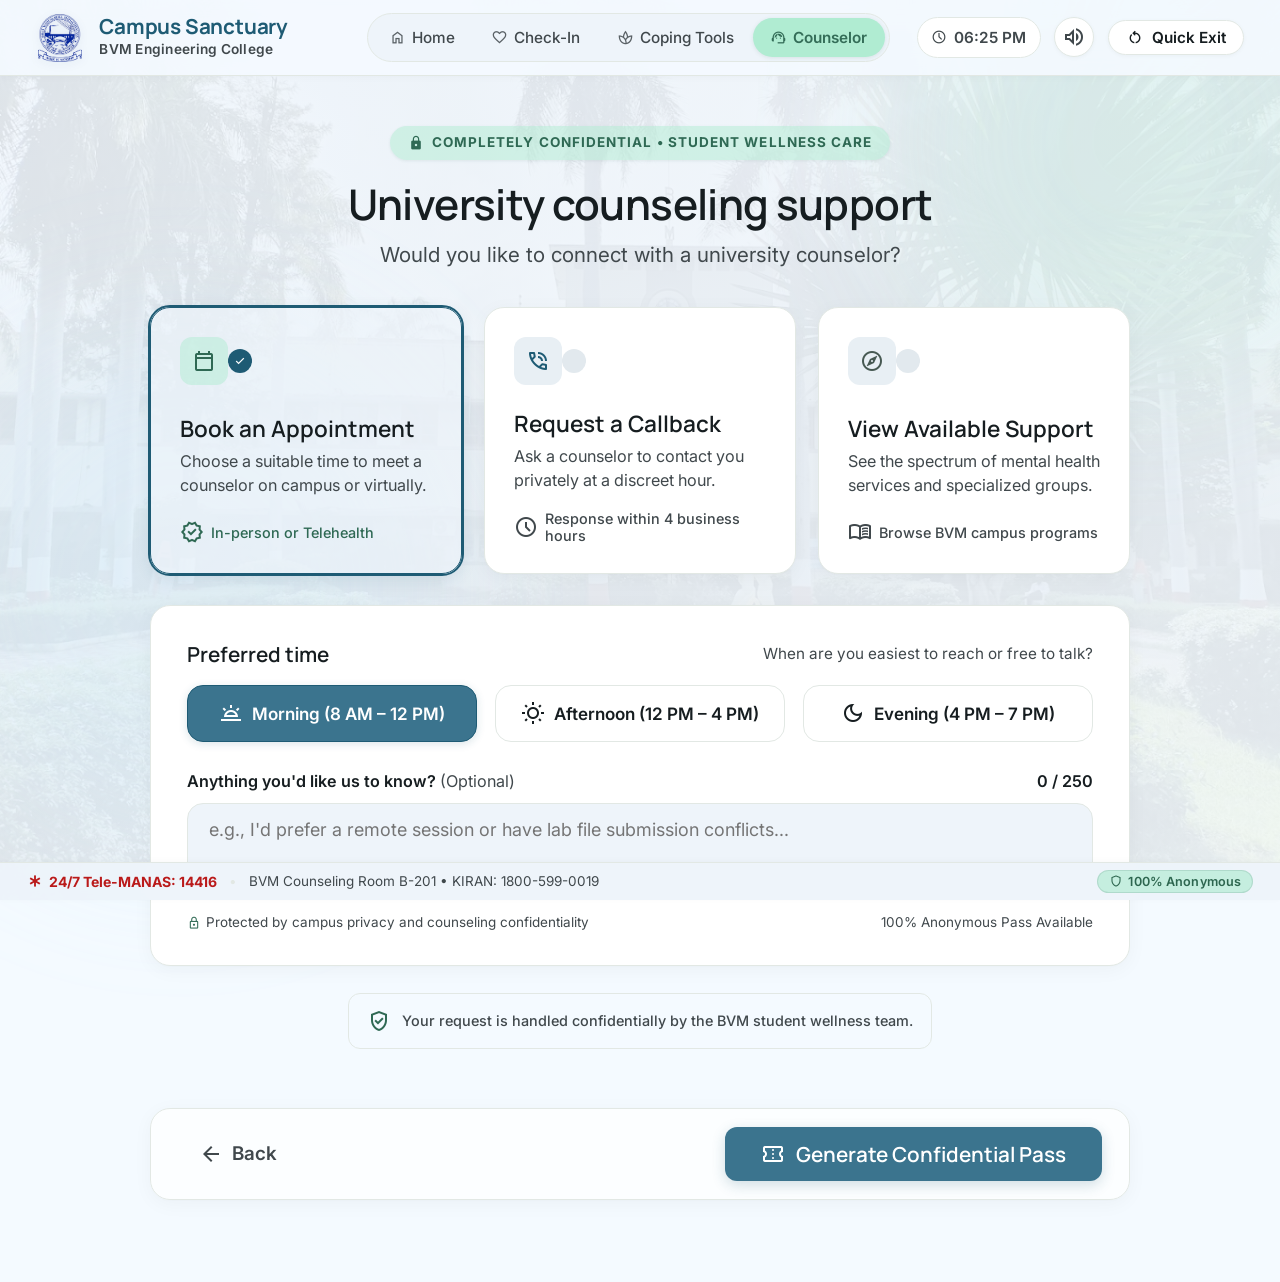
<file: counseling.html>
<!DOCTYPE html>
<html lang="en" class="light">
<head>
  <meta charset="UTF-8">
  <meta name="viewport" content="width=device-width, initial-scale=1.0">
  <title>Counseling Support – Campus Sanctuary | BVM</title>
  <meta name="description" content="Connect with BVM Engineering College's confidential counseling cell. Book appointments, request callbacks, or generate an anonymous pass.">
  <meta name="theme-color" content="#1e5b74">
  <link rel="preconnect" href="https://fonts.googleapis.com">
  <link rel="preconnect" href="https://fonts.gstatic.com" crossorigin>
  <link href="https://fonts.googleapis.com/css2?family=Inter:wght@400;500;600;700&family=Manrope:wght@500;600;700;800&display=swap" rel="stylesheet">
  <link href="https://fonts.googleapis.com/css2?family=Material+Symbols+Outlined:opsz,wght,FILL,GRAD@20..48,100..700,0..1,-50..200" rel="stylesheet">
  <link rel="stylesheet" href="styles.css?v=4">
</head>
<body>

  <div class="kiosk-bg-layer" id="bgLayer" aria-hidden="true"></div>
  <div class="ambient-glow ambient-glow-1" aria-hidden="true"></div>
  <div class="ambient-glow ambient-glow-2" aria-hidden="true"></div>

  <div class="kiosk-app" id="kioskApp">

    <!-- HEADER -->
    <header class="kiosk-header" role="banner">
      <div class="header-left">
        <a class="institution-brand" href="index.html" title="Return to Home">
          <img src="bvm_logo.png" alt="BVM Engineering College Logo" class="header-logo-img" width="48" height="48">
          <div class="institution-details">
            <span class="institution-title">Campus Sanctuary</span>
            <span class="institution-sub">BVM Engineering College</span>
          </div>
        </a>
      </div>
      <div class="header-center">
        <nav class="header-nav" aria-label="Campus Sanctuary Navigation">
          <a href="index.html" class="nav-pill-btn" id="navBtnStart"><span class="material-symbols-outlined nav-pill-icon">home</span><span>Home</span></a>
          <a href="checkin.html" class="nav-pill-btn" id="navBtnCheckIn"><span class="material-symbols-outlined nav-pill-icon">favorite</span><span>Check-In</span></a>
          <a href="tools.html" class="nav-pill-btn" id="navBtnTools"><span class="material-symbols-outlined nav-pill-icon">spa</span><span>Coping Tools</span></a>
          <a href="counseling.html" class="nav-pill-btn active" id="navBtnCounseling"><span class="material-symbols-outlined nav-pill-icon">support_agent</span><span>Counselor</span></a>
        </nav>
      </div>
      <div class="header-right">
        <div class="clock-display" id="kioskClock"><span class="material-symbols-outlined" style="font-size:16px">schedule</span><span id="clockTimeText">--:--</span></div>
        <button type="button" class="btn-icon-control" id="btnToggleSound" aria-label="Toggle Sound"><span class="material-symbols-outlined" id="soundIcon">volume_up</span></button>
        <button type="button" class="btn-quick-exit-top" id="btnQuickExitTop" aria-label="Quick Exit"><span class="material-symbols-outlined" style="font-size:18px">restart_alt</span><span>Quick Exit</span></button>
        <button type="button" class="btn-icon-control mobile-only" id="mobileNavToggle" aria-label="Open Navigation"><span class="material-symbols-outlined">menu</span></button>
      </div>
    </header>

    <!-- Mobile Drawer -->
    <div class="mobile-nav-drawer" id="mobileNavDrawer" aria-hidden="true">
      <div class="mobile-nav-header">
        <div class="institution-brand">
          <img src="bvm_logo.png" alt="BVM Logo" class="header-logo-img" width="48" height="48">
          <div class="institution-details"><span class="institution-title">Campus Sanctuary</span><span class="institution-sub">BVM Engineering College</span></div>
        </div>
        <button type="button" class="btn-icon-control" id="mobileNavClose" aria-label="Close"><span class="material-symbols-outlined">close</span></button>
      </div>
      <div class="mobile-nav-links">
        <a href="index.html" class="mobile-nav-link"><span class="material-symbols-outlined">home</span><span>Home</span></a>
        <a href="checkin.html" class="mobile-nav-link"><span class="material-symbols-outlined">favorite</span><span>Check-In &amp; Mood</span></a>
        <a href="tools.html" class="mobile-nav-link"><span class="material-symbols-outlined">spa</span><span>Coping Tools</span></a>
        <a href="counseling.html" class="mobile-nav-link active"><span class="material-symbols-outlined">support_agent</span><span>Campus Counseling</span></a>
      </div>
      <div class="mobile-nav-footer">
        <div class="confidential-pill" style="justify-content:center;width:100%"><span class="material-symbols-outlined">shield</span><span>100% Private &amp; Anonymous</span></div>
      </div>
    </div>

    <!-- MAIN -->
    <main class="kiosk-main" id="mainContent" role="main">
      <section class="screen-container active" id="screenCounseling" aria-labelledby="counselingHeading">
        <div class="flow-card-wrapper">

          <div class="flow-title-block">
            <div class="pill-badge" style="margin-left:auto;margin-right:auto;background:rgba(176,236,210,0.5);color:var(--secondary)">
              <span class="material-symbols-outlined">lock</span>
              <span>Completely Confidential • Student Wellness Care</span>
            </div>
            <h1 class="flow-main-title" id="counselingHeading">University counseling support</h1>
            <p class="flow-main-sub">Would you like to connect with a university counselor?</p>
          </div>

          <!-- 3 Support Option Cards -->
          <div class="counseling-choices-grid" role="radiogroup" aria-label="Counseling Support Choices">
            <button type="button" class="counseling-card selected" data-counseling="Book an Appointment" role="radio" aria-checked="true">
              <div class="counseling-card-top">
                <div class="counseling-avatar"><span class="material-symbols-outlined">calendar_today</span></div>
                <div class="counseling-radio-dot"><span class="material-symbols-outlined" style="font-size:16px">check</span></div>
              </div>
              <div>
                <h2 class="counseling-card-title">Book an Appointment</h2>
                <p class="counseling-card-desc">Choose a suitable time to meet a counselor on campus or virtually.</p>
              </div>
              <div class="counseling-badge-row">
                <span class="material-symbols-outlined">verified</span>
                <span>In-person or Telehealth</span>
              </div>
            </button>

            <button type="button" class="counseling-card" data-counseling="Request a Callback" role="radio" aria-checked="false">
              <div class="counseling-card-top">
                <div class="counseling-avatar blue"><span class="material-symbols-outlined">phone_in_talk</span></div>
                <div class="counseling-radio-dot"><span class="material-symbols-outlined" style="font-size:16px">check</span></div>
              </div>
              <div>
                <h2 class="counseling-card-title">Request a Callback</h2>
                <p class="counseling-card-desc">Ask a counselor to contact you privately at a discreet hour.</p>
              </div>
              <div class="counseling-badge-row" style="color:var(--on-surface-variant)">
                <span class="material-symbols-outlined">schedule</span>
                <span>Response within 4 business hours</span>
              </div>
            </button>

            <button type="button" class="counseling-card" data-counseling="View Available Support" role="radio" aria-checked="false">
              <div class="counseling-card-top">
                <div class="counseling-avatar slate"><span class="material-symbols-outlined">explore</span></div>
                <div class="counseling-radio-dot"><span class="material-symbols-outlined" style="font-size:16px">check</span></div>
              </div>
              <div>
                <h2 class="counseling-card-title">View Available Support</h2>
                <p class="counseling-card-desc">See the spectrum of mental health services and specialized groups.</p>
              </div>
              <div class="counseling-badge-row" style="color:var(--on-surface-variant)">
                <span class="material-symbols-outlined">menu_book</span>
                <span>Browse BVM campus programs</span>
              </div>
            </button>
          </div>

          <!-- Schedule Panel -->
          <div class="schedule-panel-card">
            <div class="schedule-header-row">
              <h3 class="schedule-section-title">Preferred time</h3>
              <span class="schedule-section-sub">When are you easiest to reach or free to talk?</span>
            </div>
            <div class="time-slots-grid" role="radiogroup" aria-label="Preferred Time Slot">
              <button type="button" class="time-slot-btn selected" data-time="Morning" role="radio" aria-checked="true">
                <span class="material-symbols-outlined">wb_twilight</span>
                <span>Morning (8 AM – 12 PM)</span>
              </button>
              <button type="button" class="time-slot-btn" data-time="Afternoon" role="radio" aria-checked="false">
                <span class="material-symbols-outlined">wb_sunny</span>
                <span>Afternoon (12 PM – 4 PM)</span>
              </button>
              <button type="button" class="time-slot-btn" data-time="Evening" role="radio" aria-checked="false">
                <span class="material-symbols-outlined">dark_mode</span>
                <span>Evening (4 PM – 7 PM)</span>
              </button>
            </div>

            <!-- Note Input -->
            <div class="note-input-container">
              <div class="note-input-header">
                <label for="counselingNoteInput">Anything you'd like us to know? <span style="font-weight:normal;color:var(--on-surface-variant)">(Optional)</span></label>
                <span id="noteCharCounter">0 / 250</span>
              </div>
              <textarea class="counseling-textarea" id="counselingNoteInput" maxlength="250" placeholder="e.g., I'd prefer a remote session or have lab file submission conflicts..."></textarea>
              <div class="textarea-footer-row">
                <span style="display:flex;align-items:center;gap:.3rem">
                  <span class="material-symbols-outlined" style="font-size:14px;color:var(--secondary)">lock</span>
                  Protected by campus privacy and counseling confidentiality
                </span>
                <span>100% Anonymous Pass Available</span>
              </div>
            </div>
          </div>

          <!-- Reassurance -->
          <div class="sanctuary-reassure-strip" style="max-width:600px;margin:0 auto 1.5rem">
            <span class="material-symbols-outlined" style="color:var(--secondary)">verified_user</span>
            <span>Your request is handled confidentially by the BVM student wellness team.</span>
          </div>

          <!-- Bottom Bar -->
          <div class="flow-bottom-bar">
            <a href="index.html" class="btn-flow-back">
              <span class="material-symbols-outlined">arrow_back</span>
              <span>Back</span>
            </a>
            <button type="button" class="btn-flow-continue" id="btnSubmitCounselingPass">
              <span class="material-symbols-outlined">confirmation_number</span>
              <span>Generate Confidential Pass</span>
            </button>
          </div>
        </div>
      </section>
    </main>

    <!-- FOOTER -->
    <footer class="kiosk-footer" role="contentinfo">
      <div class="footer-left">
        <div class="crisis-callout"><span class="material-symbols-outlined">emergency</span><span>24/7 Tele-MANAS: <strong>14416</strong></span></div>
        <span class="footer-bullet">•</span>
        <span class="footer-sub-note">BVM Counseling Room B-201 • KIRAN: 1800-599-0019</span>
      </div>
      <div class="footer-right">
        <div class="confidential-pill"><span class="material-symbols-outlined">shield</span><span>100% Anonymous</span></div>
      </div>
    </footer>

    <!-- Mobile Bottom Nav -->
    <nav class="mobile-bottom-nav" id="mobileBottomNav" aria-label="Mobile Navigation">
      <a href="index.html" class="mobile-bottom-nav-btn"><span class="material-symbols-outlined">home</span><span>Home</span></a>
      <a href="checkin.html" class="mobile-bottom-nav-btn"><span class="material-symbols-outlined">favorite</span><span>Check-In</span></a>
      <a href="tools.html" class="mobile-bottom-nav-btn"><span class="material-symbols-outlined">spa</span><span>Coping</span></a>
      <a href="counseling.html" class="mobile-bottom-nav-btn active"><span class="material-symbols-outlined">support_agent</span><span>Counselor</span></a>
    </nav>

    <!-- ═══ Voucher Modal ═══ -->
    <div class="modal-overlay" id="modalVoucher" role="dialog" aria-modal="true" aria-labelledby="modalVoucherTitle">
      <div class="modal-sheet">
        <div class="modal-header-bar">
          <div class="modal-title-wrap">
            <div class="modal-title-icon" style="background:rgba(176,236,210,0.6);color:var(--secondary)"><span class="material-symbols-outlined">confirmation_number</span></div>
            <h2 class="modal-title" id="modalVoucherTitle">Confidential Appointment Pass</h2>
          </div>
          <button type="button" class="btn-modal-close" id="btnCloseVoucher" aria-label="Close"><span class="material-symbols-outlined">close</span></button>
        </div>
        <div class="modal-body-content">
          <div class="voucher-receipt-card">
            <div class="voucher-crest-row">
              <span class="material-symbols-outlined" style="font-size:24px">school</span>
              <span>BVM WELLNESS CELL • PASS</span>
            </div>
            <div class="voucher-ticket-num" id="voucherTicketCode">BVM-WELL-0000</div>
            <p style="font-family:var(--font-label);font-size:.85rem;color:var(--on-surface-variant)">Show or quote this anonymous reference code upon visiting.</p>
            <div class="voucher-details-grid">
              <div>
                <span class="voucher-field-label">Service Type</span>
                <p class="voucher-field-val" id="voucherServiceDisplay">Book an Appointment</p>
              </div>
              <div>
                <span class="voucher-field-label">Preferred Slot</span>
                <p class="voucher-field-val" id="voucherTimeDisplay">Morning (8 AM – 12 PM)</p>
              </div>
              <div>
                <span class="voucher-field-label">Location</span>
                <p class="voucher-field-val">Room B-201, Main Building</p>
              </div>
              <div>
                <span class="voucher-field-label">Validity</span>
                <p class="voucher-field-val">Valid for 7 Days</p>
              </div>
            </div>
            <!-- Decorative QR -->
            <div class="voucher-qr-wrap">
              <svg width="110" height="110" viewBox="0 0 100 100" style="background:#ffffff;padding:6px;border-radius:8px;border:1px solid var(--border-card)">
                <rect x="5" y="5" width="26" height="26" fill="#1e5b74" rx="3"/><rect x="11" y="11" width="14" height="14" fill="#ffffff" rx="1"/><rect x="15" y="15" width="6" height="6" fill="#1e5b74"/>
                <rect x="69" y="5" width="26" height="26" fill="#1e5b74" rx="3"/><rect x="75" y="11" width="14" height="14" fill="#ffffff" rx="1"/><rect x="79" y="15" width="6" height="6" fill="#1e5b74"/>
                <rect x="5" y="69" width="26" height="26" fill="#1e5b74" rx="3"/><rect x="11" y="75" width="14" height="14" fill="#ffffff" rx="1"/><rect x="15" y="79" width="6" height="6" fill="#1e5b74"/>
                <rect x="38" y="10" width="6" height="6" fill="#1e5b74"/><rect x="50" y="10" width="6" height="6" fill="#1e5b74"/>
                <rect x="38" y="22" width="6" height="6" fill="#1e5b74"/><rect x="54" y="22" width="6" height="6" fill="#1e5b74"/>
                <rect x="10" y="38" width="6" height="6" fill="#1e5b74"/><rect x="22" y="38" width="6" height="6" fill="#1e5b74"/>
                <rect x="38" y="38" width="8" height="8" fill="#2f6954"/><rect x="52" y="38" width="6" height="6" fill="#1e5b74"/>
                <rect x="68" y="38" width="6" height="6" fill="#1e5b74"/><rect x="82" y="38" width="6" height="6" fill="#1e5b74"/>
                <rect x="38" y="52" width="6" height="6" fill="#1e5b74"/><rect x="68" y="52" width="6" height="6" fill="#1e5b74"/><rect x="82" y="52" width="6" height="6" fill="#1e5b74"/>
                <rect x="38" y="68" width="6" height="6" fill="#1e5b74"/><rect x="52" y="68" width="8" height="8" fill="#1e5b74"/><rect x="68" y="68" width="6" height="6" fill="#1e5b74"/>
                <rect x="52" y="82" width="6" height="6" fill="#1e5b74"/><rect x="68" y="82" width="6" height="6" fill="#1e5b74"/><rect x="82" y="82" width="6" height="6" fill="#1e5b74"/>
              </svg>
              <span style="font-family:var(--font-label);font-size:.75rem;color:var(--on-surface-variant)">Snap with your phone camera or remember code</span>
            </div>
          </div>
        </div>
        <div class="modal-footer-bar">
          <button type="button" class="btn-flow-back" id="btnPrintVoucher">
            <span class="material-symbols-outlined">print</span><span>Print Pass</span>
          </button>
          <button type="button" class="btn-flow-continue" id="btnFinishVoucherSession">
            <span>Clear &amp; Finish Session</span>
          </button>
        </div>
      </div>
    </div>

    <!-- Inactivity Modal -->
    <div class="modal-overlay" id="modalInactivity" role="dialog" aria-modal="true" aria-labelledby="modalInactivityTitle">
      <div class="modal-sheet" style="max-width:480px">
        <div class="inactivity-modal-content">
          <div class="inactivity-timer-circle" id="inactivityCountdownText">15</div>
          <h2 class="modal-title" id="modalInactivityTitle" style="font-size:1.6rem;margin-bottom:.5rem">Are you still there?</h2>
          <p style="font-family:var(--font-body);font-size:1.05rem;color:var(--on-surface-variant);margin-bottom:2rem">To safeguard your personal privacy, this kiosk will automatically clear in 15 seconds.</p>
          <div style="display:flex;gap:1rem;justify-content:center">
            <button type="button" class="btn-flow-back" id="btnInactivityExitNow" style="background:var(--surface-container);color:var(--error)"><span>Exit Now</span></button>
            <button type="button" class="btn-flow-continue" id="btnInactivityContinue"><span>I'm Still Here</span></button>
          </div>
        </div>
      </div>
    </div>

    <!-- Accessibility Modal -->
    <div class="modal-overlay" id="modalAccessibility" role="dialog" aria-modal="true" aria-labelledby="modalAccessTitle">
      <div class="modal-sheet" style="max-width:500px">
        <div class="modal-header-bar">
          <div class="modal-title-wrap">
            <div class="modal-title-icon"><span class="material-symbols-outlined">accessibility_new</span></div>
            <h2 class="modal-title" id="modalAccessTitle">Accessibility Options</h2>
          </div>
          <button type="button" class="btn-modal-close" id="btnCloseAccess" aria-label="Close"><span class="material-symbols-outlined">close</span></button>
        </div>
        <div class="modal-body-content">
          <div style="display:flex;flex-direction:column;gap:1.25rem">
            <div>
              <label style="font-family:var(--font-label);font-weight:600;display:block;margin-bottom:.5rem">Text Size</label>
              <div style="display:flex;gap:.75rem"><button type="button" class="topic-pill selected" id="btnTextStandard">Standard (A)</button><button type="button" class="topic-pill" id="btnTextLarge">Large (A+)</button></div>
            </div>
            <div>
              <label style="font-family:var(--font-label);font-weight:600;display:block;margin-bottom:.5rem">Calming Audio &amp; Chimes</label>
              <div style="display:flex;gap:.75rem"><button type="button" class="topic-pill selected" id="btnAudioOn">Enabled</button><button type="button" class="topic-pill" id="btnAudioOff">Muted</button></div>
            </div>
            <div>
              <label style="font-family:var(--font-label);font-weight:600;display:block;margin-bottom:.5rem">Contrast Mode</label>
              <div style="display:flex;gap:.75rem"><button type="button" class="topic-pill selected" id="btnContrastNormal">Default Calm</button><button type="button" class="topic-pill" id="btnContrastHigh">High Contrast</button></div>
            </div>
          </div>
        </div>
        <div class="modal-footer-bar">
          <button type="button" class="btn-flow-continue" id="btnDoneAccess" style="width:100%;justify-content:center"><span>Apply &amp; Return</span></button>
        </div>
      </div>
    </div>

  </div>

  <script src="shared.js"></script>
  <script src="counseling.js"></script>
</body>
</html>
</file>
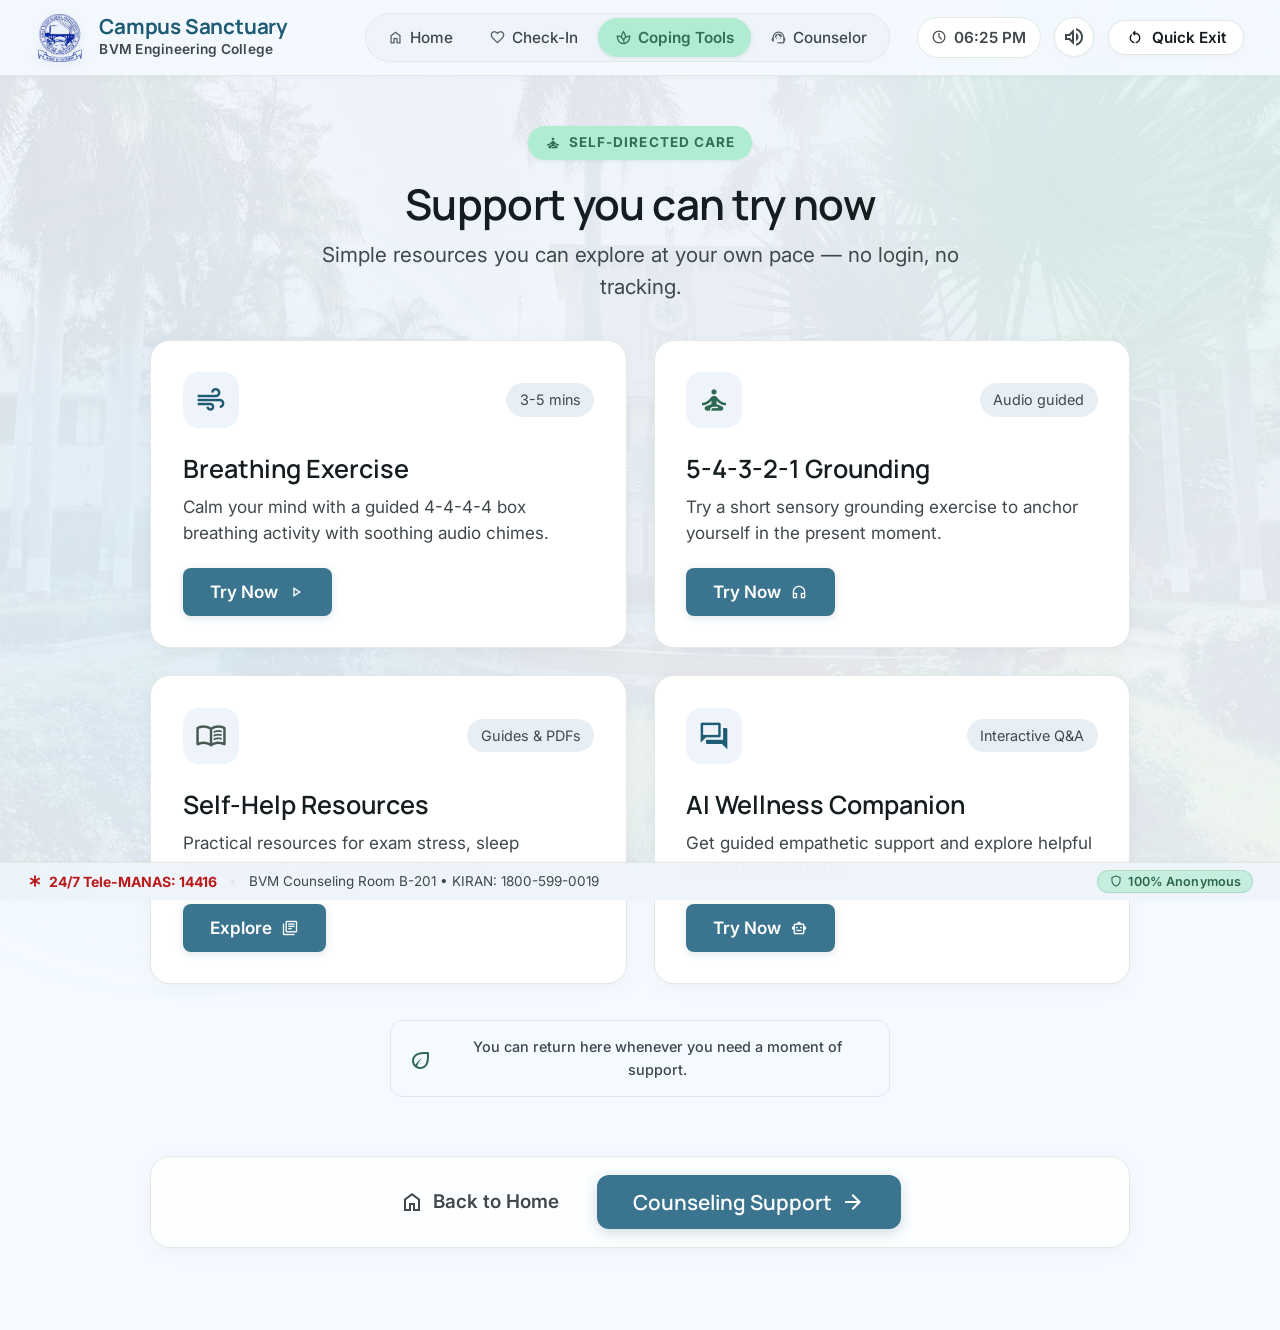
<file: tools.html>
<!DOCTYPE html>
<html lang="en" class="light">
<head>
  <meta charset="UTF-8">
  <meta name="viewport" content="width=device-width, initial-scale=1.0">
  <title>Coping Tools – Campus Sanctuary | BVM</title>
  <meta name="description" content="Self-help coping tools for BVM students: guided breathing, sensory grounding, resource library, and AI wellness companion.">
  <meta name="theme-color" content="#1e5b74">
  <link rel="preconnect" href="https://fonts.googleapis.com">
  <link rel="preconnect" href="https://fonts.gstatic.com" crossorigin>
  <link href="https://fonts.googleapis.com/css2?family=Inter:wght@400;500;600;700&family=Manrope:wght@500;600;700;800&display=swap" rel="stylesheet">
  <link href="https://fonts.googleapis.com/css2?family=Material+Symbols+Outlined:opsz,wght,FILL,GRAD@20..48,100..700,0..1,-50..200" rel="stylesheet">
  <link rel="stylesheet" href="styles.css?v=4">
</head>
<body>

  <div class="kiosk-bg-layer" id="bgLayer" aria-hidden="true"></div>
  <div class="ambient-glow ambient-glow-1" aria-hidden="true"></div>
  <div class="ambient-glow ambient-glow-2" aria-hidden="true"></div>

  <div class="kiosk-app" id="kioskApp">

    <!-- HEADER -->
    <header class="kiosk-header" role="banner">
      <div class="header-left">
        <a class="institution-brand" href="index.html" title="Return to Home">
          <img src="bvm_logo.png" alt="BVM Engineering College Logo" class="header-logo-img" width="48" height="48">
          <div class="institution-details">
            <span class="institution-title">Campus Sanctuary</span>
            <span class="institution-sub">BVM Engineering College</span>
          </div>
        </a>
      </div>
      <div class="header-center">
        <nav class="header-nav" aria-label="Campus Sanctuary Navigation">
          <a href="index.html" class="nav-pill-btn" id="navBtnStart"><span class="material-symbols-outlined nav-pill-icon">home</span><span>Home</span></a>
          <a href="checkin.html" class="nav-pill-btn" id="navBtnCheckIn"><span class="material-symbols-outlined nav-pill-icon">favorite</span><span>Check-In</span></a>
          <a href="tools.html" class="nav-pill-btn active" id="navBtnTools"><span class="material-symbols-outlined nav-pill-icon">spa</span><span>Coping Tools</span></a>
          <a href="counseling.html" class="nav-pill-btn" id="navBtnCounseling"><span class="material-symbols-outlined nav-pill-icon">support_agent</span><span>Counselor</span></a>
        </nav>
      </div>
      <div class="header-right">
        <div class="clock-display" id="kioskClock"><span class="material-symbols-outlined" style="font-size:16px">schedule</span><span id="clockTimeText">--:--</span></div>
        <button type="button" class="btn-icon-control" id="btnToggleSound" aria-label="Toggle Sound"><span class="material-symbols-outlined" id="soundIcon">volume_up</span></button>
        <button type="button" class="btn-quick-exit-top" id="btnQuickExitTop" aria-label="Quick Exit"><span class="material-symbols-outlined" style="font-size:18px">restart_alt</span><span>Quick Exit</span></button>
        <button type="button" class="btn-icon-control mobile-only" id="mobileNavToggle" aria-label="Open Navigation"><span class="material-symbols-outlined">menu</span></button>
      </div>
    </header>

    <!-- Mobile Drawer -->
    <div class="mobile-nav-drawer" id="mobileNavDrawer" aria-hidden="true">
      <div class="mobile-nav-header">
        <div class="institution-brand">
          <img src="bvm_logo.png" alt="BVM Logo" class="header-logo-img" width="48" height="48">
          <div class="institution-details"><span class="institution-title">Campus Sanctuary</span><span class="institution-sub">BVM Engineering College</span></div>
        </div>
        <button type="button" class="btn-icon-control" id="mobileNavClose" aria-label="Close"><span class="material-symbols-outlined">close</span></button>
      </div>
      <div class="mobile-nav-links">
        <a href="index.html" class="mobile-nav-link"><span class="material-symbols-outlined">home</span><span>Home</span></a>
        <a href="checkin.html" class="mobile-nav-link"><span class="material-symbols-outlined">favorite</span><span>Check-In &amp; Mood</span></a>
        <a href="tools.html" class="mobile-nav-link active"><span class="material-symbols-outlined">spa</span><span>Coping Tools</span></a>
        <a href="counseling.html" class="mobile-nav-link"><span class="material-symbols-outlined">support_agent</span><span>Campus Counseling</span></a>
      </div>
      <div class="mobile-nav-footer">
        <div class="confidential-pill" style="justify-content:center;width:100%"><span class="material-symbols-outlined">shield</span><span>100% Private &amp; Anonymous</span></div>
      </div>
    </div>

    <!-- MAIN -->
    <main class="kiosk-main" id="mainContent" role="main">
      <section class="screen-container active" id="screenSelfHelp" aria-labelledby="selfHelpHeading">
        <div class="flow-card-wrapper">

          <div class="flow-title-block">
            <div class="pill-badge" style="margin-left:auto;margin-right:auto">
              <span class="material-symbols-outlined">self_improvement</span>
              <span>Self-Directed Care</span>
            </div>
            <h1 class="flow-main-title" id="selfHelpHeading">Support you can try now</h1>
            <p class="flow-main-sub">Simple resources you can explore at your own pace — no login, no tracking.</p>
          </div>

          <!-- Tool Cards Grid -->
          <div class="selfhelp-grid">
            <!-- Breathing -->
            <div class="tool-large-card" id="toolCardBreathing">
              <div>
                <div class="tool-card-head">
                  <div class="tool-avatar-box"><span class="material-symbols-outlined" style="font-size:32px">air</span></div>
                  <span class="tool-duration-tag">3-5 mins</span>
                </div>
                <h2 class="tool-heading">Breathing Exercise</h2>
                <p class="tool-summary">Calm your mind with a guided 4-4-4-4 box breathing activity with soothing audio chimes.</p>
              </div>
              <button type="button" class="btn-tool-launch" id="btnLaunchBreathingModal">
                <span>Try Now</span>
                <span class="material-symbols-outlined" style="font-size:18px">play_arrow</span>
              </button>
            </div>

            <!-- Grounding -->
            <div class="tool-large-card" id="toolCardRelaxation">
              <div>
                <div class="tool-card-head">
                  <div class="tool-avatar-box secondary"><span class="material-symbols-outlined" style="font-size:32px">self_improvement</span></div>
                  <span class="tool-duration-tag">Audio guided</span>
                </div>
                <h2 class="tool-heading">5-4-3-2-1 Grounding</h2>
                <p class="tool-summary">Try a short sensory grounding exercise to anchor yourself in the present moment.</p>
              </div>
              <button type="button" class="btn-tool-launch" id="btnLaunchRelaxationModal">
                <span>Try Now</span>
                <span class="material-symbols-outlined" style="font-size:18px">headphones</span>
              </button>
            </div>

            <!-- Resources -->
            <div class="tool-large-card" id="toolCardResources">
              <div>
                <div class="tool-card-head">
                  <div class="tool-avatar-box tertiary"><span class="material-symbols-outlined" style="font-size:32px">menu_book</span></div>
                  <span class="tool-duration-tag">Guides &amp; PDFs</span>
                </div>
                <h2 class="tool-heading">Self-Help Resources</h2>
                <p class="tool-summary">Practical resources for exam stress, sleep improvement, and campus quiet spots.</p>
              </div>
              <button type="button" class="btn-tool-launch" id="btnLaunchResourcesModal">
                <span>Explore</span>
                <span class="material-symbols-outlined" style="font-size:18px">library_books</span>
              </button>
            </div>

            <!-- AI Companion -->
            <div class="tool-large-card" id="toolCardAi">
              <div>
                <div class="tool-card-head">
                  <div class="tool-avatar-box"><span class="material-symbols-outlined" style="font-size:32px">forum</span></div>
                  <span class="tool-duration-tag">Interactive Q&amp;A</span>
                </div>
                <h2 class="tool-heading">AI Wellness Companion</h2>
                <p class="tool-summary">Get guided empathetic support and explore helpful next steps instantly.</p>
              </div>
              <button type="button" class="btn-tool-launch" id="btnLaunchAiModal">
                <span>Try Now</span>
                <span class="material-symbols-outlined" style="font-size:18px">smart_toy</span>
              </button>
            </div>
          </div>

          <div class="sanctuary-reassure-strip" style="max-width:500px;margin:0 auto 1.5rem">
            <span class="material-symbols-outlined" style="color:var(--secondary)">eco</span>
            <span>You can return here whenever you need a moment of support.</span>
          </div>

          <div class="flow-bottom-bar" style="justify-content:center;gap:1rem">
            <a href="index.html" class="btn-flow-back">
              <span class="material-symbols-outlined">home</span>
              <span>Back to Home</span>
            </a>
            <a href="counseling.html" class="btn-flow-continue">
              <span>Counseling Support</span>
              <span class="material-symbols-outlined">arrow_forward</span>
            </a>
          </div>
        </div>
      </section>
    </main>

    <!-- FOOTER -->
    <footer class="kiosk-footer" role="contentinfo">
      <div class="footer-left">
        <div class="crisis-callout"><span class="material-symbols-outlined">emergency</span><span>24/7 Tele-MANAS: <strong>14416</strong></span></div>
        <span class="footer-bullet">•</span>
        <span class="footer-sub-note">BVM Counseling Room B-201 • KIRAN: 1800-599-0019</span>
      </div>
      <div class="footer-right">
        <div class="confidential-pill"><span class="material-symbols-outlined">shield</span><span>100% Anonymous</span></div>
      </div>
    </footer>

    <!-- Mobile Bottom Nav -->
    <nav class="mobile-bottom-nav" id="mobileBottomNav" aria-label="Mobile Navigation">
      <a href="index.html" class="mobile-bottom-nav-btn"><span class="material-symbols-outlined">home</span><span>Home</span></a>
      <a href="checkin.html" class="mobile-bottom-nav-btn"><span class="material-symbols-outlined">favorite</span><span>Check-In</span></a>
      <a href="tools.html" class="mobile-bottom-nav-btn active"><span class="material-symbols-outlined">spa</span><span>Coping</span></a>
      <a href="counseling.html" class="mobile-bottom-nav-btn"><span class="material-symbols-outlined">support_agent</span><span>Counselor</span></a>
    </nav>

    <!-- ═══ MODALS ═══ -->

    <!-- Box Breathing Modal -->
    <div class="modal-overlay" id="modalBreathing" role="dialog" aria-modal="true" aria-labelledby="modalBreathingTitle">
      <div class="modal-sheet">
        <div class="modal-header-bar">
          <div class="modal-title-wrap">
            <div class="modal-title-icon"><span class="material-symbols-outlined">air</span></div>
            <h2 class="modal-title" id="modalBreathingTitle">Guided Box Breathing</h2>
          </div>
          <button type="button" class="btn-modal-close" id="btnCloseBreathing" aria-label="Close"><span class="material-symbols-outlined">close</span></button>
        </div>
        <div class="modal-body-content">
          <div class="breathing-visual-stage">
            <div class="breath-circle-outer" id="breathOuterCircle">
              <div class="breath-circle-middle">
                <div class="breath-circle-core">
                  <span class="breath-action-text" id="breathPhaseTitle">Inhale</span>
                  <span class="breath-countdown-sec" id="breathSecondsDisplay">4s</span>
                </div>
              </div>
            </div>
            <div class="breath-stats-row">
              <span id="breathCycleCounter">Cycle 1 of 4</span>
              <span>•</span>
              <span id="breathRhythmLabel">Box Breathing (4-4-4-4)</span>
            </div>
          </div>
        </div>
        <div class="modal-footer-bar">
          <button type="button" class="btn-flow-back" id="btnToggleBreathPlay">
            <span class="material-symbols-outlined" id="breathPlayIcon">pause</span>
            <span id="breathPlayText">Pause</span>
          </button>
          <button type="button" class="btn-flow-continue" id="btnFinishBreathing"><span>Done &amp; Return</span></button>
        </div>
      </div>
    </div>

    <!-- Sensory Grounding Modal -->
    <div class="modal-overlay" id="modalGrounding" role="dialog" aria-modal="true" aria-labelledby="modalGroundingTitle">
      <div class="modal-sheet">
        <div class="modal-header-bar">
          <div class="modal-title-wrap">
            <div class="modal-title-icon" style="background:rgba(176,236,210,0.5);color:var(--secondary)"><span class="material-symbols-outlined">self_improvement</span></div>
            <h2 class="modal-title" id="modalGroundingTitle">5-4-3-2-1 Sensory Grounding</h2>
          </div>
          <button type="button" class="btn-modal-close" id="btnCloseGrounding" aria-label="Close"><span class="material-symbols-outlined">close</span></button>
        </div>
        <div class="modal-body-content">
          <p style="font-family:var(--font-body);color:var(--on-surface-variant);margin-bottom:1.25rem">When overwhelmed by coursework or anxiety, this technique grounds your senses in the present moment. Tap each step as you complete it:</p>
          <div class="grounding-steps-list">
            <div class="grounding-step-item" id="groundStep5">
              <div class="step-num-circle">5</div>
              <div class="step-info-col"><h4>5 things you can SEE</h4><p>Look around the room: notice the light, a leaf outside, the library table, a clock.</p></div>
            </div>
            <div class="grounding-step-item" id="groundStep4">
              <div class="step-num-circle">4</div>
              <div class="step-info-col"><h4>4 things you can TOUCH</h4><p>Feel your shoes on the floor, the texture of your notebook, or the coolness of the kiosk.</p></div>
            </div>
            <div class="grounding-step-item" id="groundStep3">
              <div class="step-num-circle">3</div>
              <div class="step-info-col"><h4>3 things you can HEAR</h4><p>Listen for campus sounds: distant wind, someone walking, air circulation.</p></div>
            </div>
            <div class="grounding-step-item" id="groundStep2">
              <div class="step-num-circle">2</div>
              <div class="step-info-col"><h4>2 things you can SMELL</h4><p>Notice the air in the room, library paper, rain, or fresh morning grass.</p></div>
            </div>
            <div class="grounding-step-item" id="groundStep1">
              <div class="step-num-circle">1</div>
              <div class="step-info-col"><h4>1 thing you can TASTE</h4><p>Take a sip of water, or take note of a calm, refreshing breath.</p></div>
            </div>
          </div>
        </div>
        <div class="modal-footer-bar">
          <span style="font-family:var(--font-label);font-size:.85rem;color:var(--on-surface-variant)">Take all the time you need.</span>
          <button type="button" class="btn-flow-continue" id="btnFinishGrounding"><span>I Feel More Grounded</span></button>
        </div>
      </div>
    </div>

    <!-- Resources Modal -->
    <div class="modal-overlay" id="modalResources" role="dialog" aria-modal="true" aria-labelledby="modalResourcesTitle">
      <div class="modal-sheet">
        <div class="modal-header-bar">
          <div class="modal-title-wrap">
            <div class="modal-title-icon" style="background:var(--surface-container);color:var(--tertiary)"><span class="material-symbols-outlined">menu_book</span></div>
            <h2 class="modal-title" id="modalResourcesTitle">Campus Self-Help Toolkits</h2>
          </div>
          <button type="button" class="btn-modal-close" id="btnCloseResources" aria-label="Close"><span class="material-symbols-outlined">close</span></button>
        </div>
        <div class="modal-body-content">
          <div class="modal-tabs-header">
            <button type="button" class="tab-switch-btn active" data-tab="tabAcademic">Academic &amp; Exams</button>
            <button type="button" class="tab-switch-btn" data-tab="tabSleep">Sleep Hygiene</button>
            <button type="button" class="tab-switch-btn" data-tab="tabSanctuary">BVM Quiet Sanctuaries</button>
          </div>
          <div class="tab-pane active" id="tabAcademic">
            <div class="tab-article-content">
              <h3>Managing High-Stakes Exam &amp; Lab Pressures</h3>
              <p>Engineering coursework presents dense deadlines. When work piles up, try the <strong>25/5 Sprint</strong>:</p>
              <ul>
                <li><strong>Break large projects into single micro-tasks</strong>: Outline just one problem statement rather than the whole assignment.</li>
                <li><strong>Protect the first 45 minutes of morning</strong>: Avoid checking notification feeds; complete one hard problem first.</li>
                <li><strong>Mid-Sem Stress Reset</strong>: If a test didn't go well, consult the course mentor during faculty office hours. Progress is iterative.</li>
              </ul>
            </div>
          </div>
          <div class="tab-pane" id="tabSleep">
            <div class="tab-article-content">
              <h3>Sleep Strategies for Engineering Students</h3>
              <p>Late night coding or lab files disrupt sleep quality. Simple adjustments make a noticeable difference:</p>
              <ul>
                <li><strong>Screen cutoff 30 minutes before bed</strong>: Allow your eyes to decompress from monitor glare.</li>
                <li><strong>Dim ambient hostel room lighting</strong>: Warmer light prompts your brain's natural melatonin production.</li>
                <li><strong>Write down tomorrow's top 3 tasks</strong>: Transferring worries from your mind onto paper relieves overnight cognitive churning.</li>
              </ul>
            </div>
          </div>
          <div class="tab-pane" id="tabSanctuary">
            <div class="tab-article-content">
              <h3>Peaceful Campus Spaces at BVM</h3>
              <p>Need a silent spot between lectures? These spaces provide restorative quiet:</p>
              <ul>
                <li><strong>BVM Central Library 2nd Floor</strong>: Silent study desks with natural window daylight.</li>
                <li><strong>Botanical Lawn &amp; Fountain Garden</strong>: Shaded benches under palm trees (behind main porch).</li>
                <li><strong>Auditorium Courtyard</strong>: Peaceful breeze corridor in the afternoon.</li>
              </ul>
            </div>
          </div>
        </div>
        <div class="modal-footer-bar">
          <span style="font-family:var(--font-label);font-size:.85rem;color:var(--on-surface-variant)">Free student resource guides</span>
          <button type="button" class="btn-flow-continue" id="btnDoneResources"><span>Done</span></button>
        </div>
      </div>
    </div>

    <!-- AI Modal -->
    <div class="modal-overlay" id="modalAi" role="dialog" aria-modal="true" aria-labelledby="modalAiTitle">
      <div class="modal-sheet">
        <div class="modal-header-bar">
          <div class="modal-title-wrap">
            <div class="modal-title-icon" style="background:rgba(192,232,255,0.6);color:var(--primary)"><span class="material-symbols-outlined">smart_toy</span></div>
            <h2 class="modal-title" id="modalAiTitle">AI Wellness Companion</h2>
          </div>
          <button type="button" class="btn-modal-close" id="btnCloseAi" aria-label="Close"><span class="material-symbols-outlined">close</span></button>
        </div>
        <div class="modal-body-content">
          <p style="font-family:var(--font-label);font-size:.85rem;color:var(--on-surface-variant);margin-bottom:.75rem">Tap a question or topic to receive instant non-judgmental guidance:</p>
          <div class="ai-chips-group">
            <button type="button" class="ai-chip-prompt" data-query="overwhelmed">Overwhelmed before Mid-Sems</button>
            <button type="button" class="ai-chip-prompt" data-query="sleep">Can't sleep due to racing thoughts</button>
            <button type="button" class="ai-chip-prompt" data-query="lonely">Feeling isolated in hostel</button>
            <button type="button" class="ai-chip-prompt" data-query="placement">Placement &amp; career anxiety</button>
          </div>
          <div class="ai-bubble-response">
            <div class="ai-bot-avatar"><span class="material-symbols-outlined" style="font-size:22px">psychology</span></div>
            <div class="ai-bubble-text" id="aiResponseContent">Hello! I'm your campus wellness assistant. Whatever you're going through today, remember that you are capable of handling one step at a time. Tap any prompt above or let me know how you're feeling right now.</div>
          </div>
        </div>
        <div class="modal-footer-bar">
          <span style="font-family:var(--font-label);font-size:.8rem;color:var(--on-surface-variant)">100% anonymous &bull; No conversation logs saved</span>
          <button type="button" class="btn-flow-continue" id="btnDoneAi"><span>Close</span></button>
        </div>
      </div>
    </div>

    <!-- Inactivity Modal -->
    <div class="modal-overlay" id="modalInactivity" role="dialog" aria-modal="true" aria-labelledby="modalInactivityTitle">
      <div class="modal-sheet" style="max-width:480px">
        <div class="inactivity-modal-content">
          <div class="inactivity-timer-circle" id="inactivityCountdownText">15</div>
          <h2 class="modal-title" id="modalInactivityTitle" style="font-size:1.6rem;margin-bottom:.5rem">Are you still there?</h2>
          <p style="font-family:var(--font-body);font-size:1.05rem;color:var(--on-surface-variant);margin-bottom:2rem">To safeguard your personal privacy, this kiosk will automatically clear in 15 seconds.</p>
          <div style="display:flex;gap:1rem;justify-content:center">
            <button type="button" class="btn-flow-back" id="btnInactivityExitNow" style="background:var(--surface-container);color:var(--error)"><span>Exit Now</span></button>
            <button type="button" class="btn-flow-continue" id="btnInactivityContinue"><span>I'm Still Here</span></button>
          </div>
        </div>
      </div>
    </div>

    <!-- Accessibility Modal -->
    <div class="modal-overlay" id="modalAccessibility" role="dialog" aria-modal="true" aria-labelledby="modalAccessTitle">
      <div class="modal-sheet" style="max-width:500px">
        <div class="modal-header-bar">
          <div class="modal-title-wrap">
            <div class="modal-title-icon"><span class="material-symbols-outlined">accessibility_new</span></div>
            <h2 class="modal-title" id="modalAccessTitle">Accessibility Options</h2>
          </div>
          <button type="button" class="btn-modal-close" id="btnCloseAccess" aria-label="Close"><span class="material-symbols-outlined">close</span></button>
        </div>
        <div class="modal-body-content">
          <div style="display:flex;flex-direction:column;gap:1.25rem">
            <div>
              <label style="font-family:var(--font-label);font-weight:600;display:block;margin-bottom:.5rem">Text Size</label>
              <div style="display:flex;gap:.75rem"><button type="button" class="topic-pill selected" id="btnTextStandard">Standard (A)</button><button type="button" class="topic-pill" id="btnTextLarge">Large (A+)</button></div>
            </div>
            <div>
              <label style="font-family:var(--font-label);font-weight:600;display:block;margin-bottom:.5rem">Calming Audio &amp; Chimes</label>
              <div style="display:flex;gap:.75rem"><button type="button" class="topic-pill selected" id="btnAudioOn">Enabled</button><button type="button" class="topic-pill" id="btnAudioOff">Muted</button></div>
            </div>
            <div>
              <label style="font-family:var(--font-label);font-weight:600;display:block;margin-bottom:.5rem">Contrast Mode</label>
              <div style="display:flex;gap:.75rem"><button type="button" class="topic-pill selected" id="btnContrastNormal">Default Calm</button><button type="button" class="topic-pill" id="btnContrastHigh">High Contrast</button></div>
            </div>
          </div>
        </div>
        <div class="modal-footer-bar">
          <button type="button" class="btn-flow-continue" id="btnDoneAccess" style="width:100%;justify-content:center"><span>Apply &amp; Return</span></button>
        </div>
      </div>
    </div>

  </div>

  <script src="shared.js"></script>
  <script src="tools.js"></script>
</body>
</html>
</file>
<file: styles.css>
/* ==========================================================================
   Campus Sanctuary - Student Mental Health Support Kiosk
   Birla Vishvakarma Mahavidyalaya (BVM) Engineering College
   Design System: Organic Modern Biophilic Minimalism (DESIGN.md)
   ========================================================================== */

/* --------------------------------------------------------------------------
   1. Design System Tokens & Custom Properties
   -------------------------------------------------------------------------- */
:root {
  /* Canvas & Background Surfaces */
  --surface: #f4faff;
  --surface-dim: #d4dbe0;
  --surface-bright: #f4faff;
  --surface-container-lowest: #ffffff;
  --surface-container-low: #eef4fa;
  --surface-container: #e8eff4;
  --surface-container-high: #e2e9ee;
  --surface-container-highest: #dce3e9;
  --surface-variant: #dce3e9;
  --background: #f4faff;

  /* Text & Neutral Contrasts */
  --on-surface: #161d20;
  --on-surface-variant: #40484c;
  --inverse-surface: #2a3136;
  --inverse-on-surface: #ebf2f7;
  --on-background: #161d20;

  /* Borders & Outlines */
  --outline: #71787d;
  --outline-variant: #e2e8e4;
  --border-card: #e2e8e4;
  --border-subtle: #dbe4ea;

  /* Primary Accent: Serene Slate Ocean Blue */
  --primary: #1e5b74;
  --on-primary: #ffffff;
  --primary-container: #3b748e;
  --on-primary-container: #e1f3ff;
  --primary-hover: #27576c;
  --primary-fixed: #c0e8ff;
  --primary-fixed-dim: #96ceeb;
  --on-primary-fixed: #001e2b;
  --on-primary-fixed-variant: #034d65;
  --inverse-primary: #96ceeb;
  --surface-tint: #2a657e;

  /* Secondary Accent: Calming Botanical Sage Green */
  --secondary: #2f6954;
  --on-secondary: #ffffff;
  --secondary-container: #b0ecd2;
  --secondary-container-subtle: #e6f3ed;
  --on-secondary-container: #346d58;
  --secondary-forest: #2d664f;
  --secondary-fixed: #b3efd5;
  --secondary-fixed-dim: #98d3ba;
  --on-secondary-fixed: #002116;
  --on-secondary-fixed-variant: #12503d;

  /* Tertiary Accent: Grounding Slate Eucalyptus */
  --tertiary: #475952;
  --on-tertiary: #ffffff;
  --tertiary-container: #5f726a;
  --on-tertiary-container: #e1f6ec;
  --tertiary-fixed: #d2e7dd;
  --tertiary-fixed-dim: #b7cbc2;
  --on-tertiary-fixed: #0d1f19;
  --on-tertiary-fixed-variant: #384b43;

  /* Urgency / Crisis / Terracotta */
  --error: #ba1a1a;
  --on-error: #ffffff;
  --error-container: #ffdad6;
  --on-error-container: #93000a;
  --crisis-terracotta: #d95d39;
  --crisis-bg: #fdf2ee;

  /* Status Colors */
  --status-low: #2f6954;
  --status-low-bg: #e6f3ed;
  --status-mod: #b56c12;
  --status-mod-bg: #fef7ed;
  --status-high: #ba1a1a;
  --status-high-bg: #fef2f2;

  /* Typography Scale */
  --font-display: 'Manrope', -apple-system, BlinkMacSystemFont, 'Segoe UI', Roboto, sans-serif;
  --font-headline: 'Manrope', -apple-system, BlinkMacSystemFont, 'Segoe UI', Roboto, sans-serif;
  --font-body: 'Inter', -apple-system, BlinkMacSystemFont, 'Segoe UI', Roboto, sans-serif;
  --font-label: 'Inter', -apple-system, BlinkMacSystemFont, 'Segoe UI', Roboto, sans-serif;

  /* Base Sizing & Heights */
  --font-size-base: 18px;
  --header-height: 76px;
  --footer-height: 38px;

  /* Border Radii */
  --radius-sm: 6px;
  --radius-default: 8px;
  --radius-md: 12px;
  --radius-lg: 16px;
  --radius-xl: 20px;
  --radius-2xl: 24px;
  --radius-full: 9999px;

  /* Spacing Scale */
  --space-xs: 0.5rem;   /* 8px */
  --space-sm: 1rem;     /* 16px */
  --space-md: 1.5rem;   /* 24px */
  --space-lg: 2rem;     /* 32px */
  --space-xl: 3rem;     /* 48px */
  --margin: 3rem;       /* 48px outer canvas margin */
  --gutter: 2rem;       /* 32px */

  /* Planar Elevations (Planar & Flat Depth) */
  --shadow-level0: none;
  --shadow-level1: 0 4px 20px rgba(22, 29, 32, 0.04), 0 1px 3px rgba(22, 29, 32, 0.02);
  --shadow-level2: 0 8px 28px rgba(22, 29, 32, 0.08), 0 2px 6px rgba(22, 29, 32, 0.03);
  --shadow-modal: 0 20px 48px rgba(22, 29, 32, 0.16), 0 4px 12px rgba(22, 29, 32, 0.06);

  /* Touch Interaction Standard */
  --touch-target-min: 52px;
  --transition-smooth: all 0.22s cubic-bezier(0.16, 1, 0.3, 1);
}

/* Accessibility: Large Text Mode */
body.large-text-mode {
  --font-size-base: 20px;
}

/* Accessibility: High Contrast Mode */
body.high-contrast-mode {
  --surface: #ffffff;
  --on-surface: #000000;
  --on-surface-variant: #1a1a1a;
  --border-card: #000000;
  --primary-container: #0d4257;
  --outline-variant: #000000;
}

/* --------------------------------------------------------------------------
   2. Reset & Foundational Layout
   -------------------------------------------------------------------------- */
*, *::before, *::after {
  box-sizing: border-box;
  margin: 0;
  padding: 0;
  -webkit-tap-highlight-color: transparent;
}

html {
  font-size: var(--font-size-base);
  height: 100%;
}

body {
  min-height: 100%;
  font-family: var(--font-body);
  font-size: 1rem;
  line-height: 1.55;
  color: var(--on-surface);
  background-color: var(--surface);
  user-select: none;
  -webkit-user-select: none;
  -webkit-font-smoothing: antialiased;
  -moz-osx-font-smoothing: grayscale;
  overflow-x: hidden;
  position: relative;
}

/* --------------------------------------------------------------------------
   3. BVM Campus Image Background Layer (Requirement: "in background take bvm_image")
   -------------------------------------------------------------------------- */
.kiosk-bg-layer {
  position: fixed;
  inset: 0;
  z-index: 0;
  pointer-events: none;
  background-image: 
    linear-gradient(135deg, rgba(244, 250, 255, 0.90) 0%, rgba(238, 244, 250, 0.94) 50%, rgba(244, 250, 255, 0.92) 100%),
    url('bvm_image.webp');
  background-size: cover;
  background-position: center center;
  background-repeat: no-repeat;
  background-attachment: fixed;
  transition: opacity 0.5s ease, filter 0.5s ease;
}

/* Vivid BVM Campus Backdrop Mode (Toggled via Header or Card Button) */
body.vivid-backdrop .kiosk-bg-layer {
  background-image: 
    linear-gradient(135deg, rgba(244, 250, 255, 0.55) 0%, rgba(238, 244, 250, 0.65) 50%, rgba(244, 250, 255, 0.58) 100%),
    url('bvm_image.webp');
  filter: saturate(1.18) contrast(1.06);
}

body.vivid-backdrop .welcome-left-inner,
body.vivid-backdrop .flow-card-wrapper {
  background: rgba(244, 250, 255, 0.90);
  backdrop-filter: blur(18px);
  -webkit-backdrop-filter: blur(18px);
  border-radius: var(--radius-2xl);
  padding: 1.85rem;
  box-shadow: var(--shadow-level2);
  border: 1.5px solid rgba(255, 255, 255, 0.85);
}

/* Ambient organic biophilic glow discs behind cards */
.ambient-glow {
  position: fixed;
  border-radius: 50%;
  filter: blur(80px);
  pointer-events: none;
  z-index: 0;
  opacity: 0.6;
}

.ambient-glow-1 {
  top: -100px;
  right: -100px;
  width: 480px;
  height: 480px;
  background: rgba(176, 236, 210, 0.35); /* Soft mint */
}

.ambient-glow-2 {
  bottom: 50px;
  left: -80px;
  width: 520px;
  height: 520px;
  background: rgba(192, 232, 255, 0.35); /* Soft sky blue */
}

/* --------------------------------------------------------------------------
   4. Application Frame
   -------------------------------------------------------------------------- */
.kiosk-app {
  position: relative;
  z-index: 1;
  display: flex;
  flex-direction: column;
  min-height: 100vh;
  width: 100%;
}

/* --------------------------------------------------------------------------
   5. Persistent Institutional Header
   -------------------------------------------------------------------------- */
.kiosk-header {
  position: fixed;
  top: 0;
  left: 0;
  right: 0;
  height: var(--header-height);
  z-index: 40;
  background: rgba(244, 250, 255, 0.90);
  backdrop-filter: blur(14px);
  -webkit-backdrop-filter: blur(14px);
  border-bottom: 1.5px solid var(--border-card);
  box-shadow: 0 1px 8px rgba(22, 29, 32, 0.03);
  display: flex;
  align-items: center;
  justify-content: space-between;
  padding: 0 2rem;
  gap: 1.5rem;
}

.header-left {
  display: flex;
  align-items: center;
  gap: 1rem;
  flex: 1 1 0%;
  justify-content: flex-start;
}

.institution-brand {
  display: flex;
  align-items: center;
  gap: 0.85rem;
  text-decoration: none;
  cursor: pointer;
  transition: opacity var(--transition-fast), transform var(--transition-fast);
}

.institution-brand:hover {
  opacity: 0.92;
  transform: translateY(-1px);
}

.header-logo-img {
  width: 48px;
  height: 48px;
  max-width: 48px;
  max-height: 48px;
  object-fit: contain;
  flex-shrink: 0;
  filter: drop-shadow(0 2px 5px rgba(0, 32, 96, 0.16));
  transition: transform var(--transition-fast);
}

.institution-brand:hover .header-logo-img {
  transform: scale(1.05);
}

.institution-details {
  display: flex;
  flex-direction: column;
}

.institution-title {
  font-family: var(--font-headline);
  font-weight: 700;
  font-size: 1.15rem;
  line-height: 1.2;
  color: var(--primary);
  letter-spacing: -0.01em;
  white-space: nowrap;
}

.institution-sub {
  font-family: var(--font-label);
  font-size: 0.76rem;
  font-weight: 600;
  color: var(--on-surface-variant);
  letter-spacing: 0.02em;
  white-space: nowrap;
}

/* Center Navigation Segment */
.header-center {
  display: flex;
  align-items: center;
  justify-content: center;
  flex: 0 0 auto;
}

.confidential-pill {
  display: inline-flex;
  align-items: center;
  gap: 0.5rem;
  background: rgba(176, 236, 210, 0.65);
  color: var(--secondary-forest);
  padding: 0.35rem 0.95rem;
  border-radius: var(--radius-full);
  font-family: var(--font-label);
  font-size: 0.8rem;
  font-weight: 600;
  letter-spacing: 0.01em;
  border: 1px solid rgba(47, 105, 84, 0.15);
  white-space: nowrap;
  flex-shrink: 0;
}

.confidential-pill .material-symbols-outlined {
  font-size: 18px;
}

/* Header Navigation Pills */
.header-nav {
  display: flex;
  align-items: center;
  background: var(--surface-container-low);
  padding: 4px;
  border-radius: var(--radius-full);
  gap: 2px;
  border: 1px solid var(--border-card);
  flex-shrink: 0;
}

.nav-pill-btn {
  border: none;
  background: transparent;
  color: var(--on-surface-variant);
  font-family: var(--font-label);
  font-size: 0.85rem;
  font-weight: 500;
  padding: 0.4rem 0.95rem;
  border-radius: var(--radius-full);
  cursor: pointer;
  transition: var(--transition-smooth);
  display: inline-flex;
  align-items: center;
  gap: 0.35rem;
}

.nav-pill-icon {
  font-size: 17px !important;
  opacity: 0.85;
}

.nav-pill-btn:hover {
  color: var(--on-surface);
  background: rgba(255, 255, 255, 0.65);
}

.nav-pill-btn.active {
  background: var(--secondary-container);
  color: var(--on-secondary-container);
  font-weight: 600;
  box-shadow: 0 1px 4px rgba(47, 105, 84, 0.12);
}

.nav-pill-btn.active .nav-pill-icon {
  opacity: 1;
}

.header-privacy-badge {
  background: rgba(176, 236, 210, 0.45);
  color: var(--secondary-forest);
  padding: 0.3rem 0.75rem;
  border-radius: var(--radius-full);
  font-size: 0.76rem;
  font-weight: 600;
  border: 1px solid rgba(47, 105, 84, 0.18);
  display: inline-flex;
  align-items: center;
  gap: 0.35rem;
}

/* Header Right: Clock, Accessibility, Quick Home */
.header-right {
  display: flex;
  align-items: center;
  gap: 0.75rem;
}

.clock-display {
  display: flex;
  align-items: center;
  gap: 0.4rem;
  font-family: var(--font-label);
  font-size: 0.85rem;
  font-weight: 600;
  color: var(--on-surface-variant);
  background: var(--surface-container-lowest);
  padding: 0.4rem 0.75rem;
  border-radius: var(--radius-full);
  border: 1.5px solid var(--border-card);
}

.btn-icon-control {
  width: 40px;
  height: 40px;
  border-radius: var(--radius-full);
  background: var(--surface-container-lowest);
  border: 1.5px solid var(--border-card);
  color: var(--on-surface-variant);
  display: flex;
  align-items: center;
  justify-content: center;
  cursor: pointer;
  transition: var(--transition-smooth);
  box-shadow: 0 1px 4px rgba(22, 29, 32, 0.04);
}

.btn-icon-control:hover {
  background: var(--surface-container-low);
  color: var(--primary);
  border-color: var(--primary-fixed-dim);
}

.btn-icon-control:active {
  transform: scale(0.96);
}

.btn-quick-exit-top {
  display: flex;
  align-items: center;
  gap: 0.45rem;
  background: var(--surface-container-lowest);
  border: 1.5px solid var(--border-card);
  color: var(--on-surface);
  font-family: var(--font-label);
  font-size: 0.85rem;
  font-weight: 600;
  padding: 0.4rem 0.95rem;
  border-radius: var(--radius-full);
  cursor: pointer;
  transition: var(--transition-smooth);
  box-shadow: 0 1px 4px rgba(22, 29, 32, 0.04);
}

.btn-quick-exit-top:hover {
  background: #fff5f5;
  color: var(--error);
  border-color: #ffdad6;
}

.btn-quick-exit-top:active {
  transform: scale(0.96);
}

/* --------------------------------------------------------------------------
   6. Main Content Area & Screen Routing
   -------------------------------------------------------------------------- */
.kiosk-main {
  flex: 1;
  padding-top: calc(var(--header-height) + 1.75rem);
  padding-bottom: calc(var(--footer-height) + 2.5rem);
  padding-left: 2rem;
  padding-right: 2rem;
  display: flex;
  flex-direction: column;
  justify-content: flex-start;
  min-height: 100vh;
  position: relative;
  z-index: 2;
}

.screen-container {
  max-width: 1280px;
  width: 100%;
  margin: 0 auto;
  display: none;
  scroll-margin-top: calc(var(--header-height) + 2rem);
  padding-top: 1rem;
  animation: screenFadeIn 0.35s cubic-bezier(0.16, 1, 0.3, 1) forwards;
}

.screen-container.active {
  display: block;
}

@keyframes screenFadeIn {
  from {
    opacity: 0;
    transform: translateY(10px) scale(0.995);
  }
  to {
    opacity: 1;
    transform: translateY(0) scale(1);
  }
}

/* --------------------------------------------------------------------------
   7. SCREEN 1: WELCOME & CAMPUS SANCTUARY (Matches Screen 1 Mockup)
   -------------------------------------------------------------------------- */
.welcome-grid {
  display: grid;
  grid-template-columns: 7fr 5fr;
  gap: 2.75rem;
  align-items: stretch;
}

/* Left Column */
.welcome-left-col {
  display: flex;
  flex-direction: column;
  justify-content: space-between;
  padding: 0.5rem 0;
}

.institution-hero-ribbon {
  display: inline-flex;
  align-items: center;
  gap: 0.5rem;
  background: var(--surface-container-high);
  color: var(--primary);
  border: 1px solid var(--border-card);
  padding: 0.35rem 0.9rem;
  border-radius: var(--radius-full);
  font-family: var(--font-label);
  font-size: 0.73rem;
  font-weight: 700;
  letter-spacing: 0.04em;
  margin-bottom: 0.85rem;
  width: fit-content;
  box-shadow: 0 1px 4px rgba(22, 29, 32, 0.04);
}

.hero-ribbon-sub {
  background: var(--primary-fixed);
  color: var(--on-primary-fixed-variant);
  padding: 0.15rem 0.55rem;
  border-radius: var(--radius-full);
  font-size: 0.68rem;
  font-weight: 700;
  margin-left: 0.25rem;
}

.pill-badge {
  display: inline-flex;
  align-items: center;
  gap: 0.45rem;
  background: var(--secondary-container);
  color: var(--on-secondary-container);
  padding: 0.35rem 0.95rem;
  border-radius: var(--radius-full);
  font-family: var(--font-label);
  font-size: 0.75rem;
  font-weight: 700;
  letter-spacing: 0.08em;
  text-transform: uppercase;
  margin-bottom: 1rem;
  box-shadow: 0 1px 3px rgba(47, 105, 84, 0.1);
  width: fit-content;
}

.pill-badge .material-symbols-outlined {
  font-size: 16px;
  font-variation-settings: 'FILL' 1;
}

.welcome-heading {
  font-family: var(--font-display);
  font-size: 2.75rem;
  font-weight: 600;
  line-height: 1.18;
  letter-spacing: -0.02em;
  color: var(--on-surface);
  margin-bottom: 1rem;
  max-width: 600px;
}

.welcome-lead {
  font-family: var(--font-body);
  font-size: 1.25rem;
  line-height: 1.6;
  color: var(--on-surface-variant);
  max-width: 540px;
  margin-bottom: 2rem;
}

/* Primary Action Buttons Group */
.welcome-cta-group {
  display: flex;
  flex-direction: column;
  gap: 1rem;
  max-width: 520px;
}

.hero-actions-row {
  display: flex;
  align-items: center;
  gap: 1rem;
  margin-top: 0.5rem;
  flex-wrap: wrap;
}

.btn-primary-action {
  width: 100%;
  min-height: 60px;
  background: var(--primary-container);
  color: #ffffff;
  border: none;
  border-radius: var(--radius-lg);
  padding: 0 1.5rem;
  display: inline-flex;
  align-items: center;
  justify-content: space-between;
  cursor: pointer;
  transition: var(--transition-smooth);
  box-shadow: 0 4px 14px rgba(30, 91, 116, 0.22);
  text-decoration: none;
}

.hero-btn-primary {
  width: auto;
  min-width: 220px;
  gap: 1.25rem;
}

.hero-btn-primary .btn-arrow-icon {
  font-size: 20px;
  transition: transform 0.2s ease;
}

.hero-btn-primary:hover .btn-arrow-icon {
  transform: translateY(2px);
}

.btn-primary-action:hover {
  background: var(--primary-hover);
  transform: translateY(-2px);
  box-shadow: 0 6px 18px rgba(30, 91, 116, 0.28);
  color: #ffffff;
}

.btn-primary-action:active {
  transform: scale(0.99);
}

.btn-label-wrap {
  display: flex;
  align-items: center;
  gap: 0.75rem;
  font-family: var(--font-label);
  font-size: 1.15rem;
  font-weight: 700;
}

.btn-label-wrap .material-symbols-outlined {
  font-size: 24px;
}

.btn-duration-badge {
  display: flex;
  align-items: center;
  gap: 0.4rem;
  background: rgba(255, 255, 255, 0.16);
  padding: 0.3rem 0.75rem;
  border-radius: var(--radius-full);
  font-size: 0.85rem;
  font-weight: 500;
}

.welcome-secondary-row {
  display: grid;
  grid-template-columns: 1fr 1fr;
  gap: 1rem;
}

.btn-secondary-action {
  min-height: 60px;
  background: var(--surface-container-lowest);
  border: 1.5px solid var(--border-card);
  color: var(--primary);
  border-radius: var(--radius-lg);
  padding: 0 1.5rem;
  display: inline-flex;
  align-items: center;
  justify-content: center;
  gap: 0.65rem;
  font-family: var(--font-label);
  font-size: 1.05rem;
  font-weight: 700;
  cursor: pointer;
  transition: var(--transition-smooth);
  box-shadow: var(--shadow-level1);
  text-decoration: none;
}

.hero-btn-secondary {
  width: auto;
  min-width: 180px;
}

.btn-secondary-action:hover {
  background: var(--surface-container-low);
  border-color: var(--primary-fixed-dim);
  transform: translateY(-2px);
  box-shadow: var(--shadow-level2);
}

.btn-secondary-action:active {
  transform: scale(0.99);
}

.privacy-notice-row {
  display: flex;
  align-items: center;
  gap: 0.5rem;
  color: var(--on-surface-variant);
  font-family: var(--font-label);
  font-size: 0.85rem;
  margin-top: 1.25rem;
}

.privacy-notice-row .material-symbols-outlined {
  color: var(--secondary);
  font-size: 18px;
}

/* Quick Breath Pacer Bar */
.quick-breath-bar {
  margin-top: 2rem;
  background: var(--surface-container-low);
  border: 1.5px solid var(--border-card);
  border-radius: var(--radius-xl);
  padding: 1.15rem 1.4rem;
  display: flex;
  align-items: center;
  justify-content: space-between;
  gap: 1rem;
  box-shadow: var(--shadow-level1);
}

.quick-breath-left {
  display: flex;
  align-items: center;
  gap: 0.85rem;
}

.quick-breath-icon {
  width: 44px;
  height: 44px;
  border-radius: 50%;
  background: var(--secondary-container);
  color: var(--on-secondary-container);
  display: flex;
  align-items: center;
  justify-content: center;
  flex-shrink: 0;
}

.quick-breath-title {
  font-family: var(--font-label);
  font-size: 0.95rem;
  font-weight: 600;
  color: var(--on-surface);
}

.quick-breath-sub {
  font-family: var(--font-label);
  font-size: 0.8rem;
  color: var(--on-surface-variant);
}

.btn-grounding-pause {
  height: 42px;
  padding: 0 1.25rem;
  border-radius: var(--radius-full);
  background: var(--surface-container-lowest);
  border: 1.5px solid var(--border-card);
  color: var(--primary);
  font-family: var(--font-label);
  font-size: 0.85rem;
  font-weight: 600;
  display: flex;
  align-items: center;
  gap: 0.4rem;
  cursor: pointer;
  transition: var(--transition-smooth);
  box-shadow: 0 1px 4px rgba(22, 29, 32, 0.04);
}

.btn-grounding-pause:hover {
  background: var(--surface-container-high);
  transform: translateY(-1px);
}

/* Right Column: Visual Sanctuary Card */
.sanctuary-card {
  position: relative;
  background: var(--surface-container-lowest);
  border: 1.5px solid var(--border-card);
  border-radius: var(--radius-2xl);
  padding: 2.25rem;
  display: flex;
  flex-direction: column;
  justify-content: space-between;
  box-shadow: var(--shadow-level1);
  overflow: hidden;
  min-height: 520px;
}

/* Decorative ambient SVG shapes in card */
.sanctuary-card .decor-circle {
  position: absolute;
  border-radius: 50%;
  pointer-events: none;
}

.sanctuary-card .decor-circle-1 {
  top: -50px;
  right: -50px;
  width: 280px;
  height: 280px;
  background: rgba(176, 236, 210, 0.35);
}

.sanctuary-card .decor-circle-2 {
  bottom: 40px;
  left: -40px;
  width: 220px;
  height: 220px;
  background: rgba(192, 232, 255, 0.25);
}

.sanctuary-content-top {
  position: relative;
  z-index: 2;
}

.sanctuary-glyph-box {
  width: 58px;
  height: 58px;
  border-radius: var(--radius-lg);
  background: rgba(176, 236, 210, 0.5);
  color: var(--secondary);
  display: flex;
  align-items: center;
  justify-content: center;
  margin-bottom: 1.25rem;
  box-shadow: 0 2px 8px rgba(47, 105, 84, 0.1);
}

.sanctuary-glyph-box .material-symbols-outlined {
  font-size: 34px;
  font-variation-settings: 'FILL' 1;
}

.sanctuary-title {
  font-family: var(--font-headline);
  font-size: 1.7rem;
  font-weight: 600;
  line-height: 1.25;
  color: var(--on-surface);
  letter-spacing: -0.01em;
  margin-bottom: 0.5rem;
}

.sanctuary-desc {
  font-family: var(--font-body);
  font-size: 1.05rem;
  line-height: 1.55;
  color: var(--on-surface-variant);
  margin-bottom: 1.25rem;
}

/* Campus Photo Frame */
.sanctuary-photo-frame {
  width: 100%;
  height: 175px;
  border-radius: var(--radius-lg);
  overflow: hidden;
  position: relative;
  box-shadow: var(--shadow-level1);
  border: 1.5px solid var(--border-card);
}

.sanctuary-photo-frame img {
  width: 100%;
  height: 100%;
  object-fit: cover;
  transition: transform 0.6s ease;
}

.sanctuary-photo-frame:hover img {
  transform: scale(1.02);
}

.photo-overlay-tag {
  position: absolute;
  bottom: 0;
  left: 0;
  right: 0;
  background: linear-gradient(to top, rgba(22, 29, 32, 0.75) 0%, transparent 100%);
  padding: 0.75rem 1rem;
  display: flex;
  align-items: center;
  gap: 0.4rem;
  color: #ffffff;
  font-family: var(--font-label);
  font-size: 0.8rem;
  font-weight: 500;
}

.photo-badge-top {
  position: absolute;
  top: 10px;
  right: 10px;
  background: rgba(22, 29, 32, 0.75);
  backdrop-filter: blur(8px);
  -webkit-backdrop-filter: blur(8px);
  color: #ffffff;
  padding: 0.25rem 0.65rem;
  border-radius: var(--radius-full);
  font-family: var(--font-label);
  font-size: 0.72rem;
  font-weight: 600;
  display: flex;
  align-items: center;
  gap: 0.45rem;
  z-index: 2;
}

.status-pulse-dot {
  width: 8px;
  height: 8px;
  border-radius: 50%;
  background: #34d399;
  box-shadow: 0 0 6px #34d399;
  animation: pulseDot 2s infinite;
}

.btn-campus-clarity-hero {
  margin-top: 0.85rem;
  width: 100%;
  display: flex;
  align-items: center;
  justify-content: center;
  gap: 0.5rem;
  padding: 0.6rem 1rem;
  background: var(--surface-container-lowest);
  border: 1.5px solid var(--border-card);
  border-radius: var(--radius-md);
  color: var(--primary);
  font-family: var(--font-label);
  font-size: 0.85rem;
  font-weight: 600;
  cursor: pointer;
  transition: var(--transition-smooth);
}

.btn-campus-clarity-hero:hover {
  background: var(--surface-container-low);
  border-color: var(--primary-fixed-dim);
  transform: translateY(-1px);
}

.btn-campus-clarity-hero:active {
  transform: scale(0.99);
}

/* Interactive Breathing Pulse Indicator */
.live-pulse-container {
  position: relative;
  z-index: 2;
  margin-top: 1.25rem;
  padding: 0.85rem 1.15rem;
  background: var(--surface-container-low);
  border: 1px solid var(--border-card);
  border-radius: var(--radius-md);
  display: flex;
  align-items: center;
  justify-content: space-between;
  cursor: pointer;
  transition: var(--transition-smooth);
}

.live-pulse-container:hover {
  background: var(--surface-container);
}

.pulse-indicator-left {
  display: flex;
  align-items: center;
  gap: 0.75rem;
}

.pulse-ring-wrap {
  position: relative;
  width: 28px;
  height: 28px;
  display: flex;
  align-items: center;
  justify-content: center;
}

.pulse-ring-anim {
  position: absolute;
  width: 28px;
  height: 28px;
  border-radius: 50%;
  background: var(--secondary-fixed);
  opacity: 0.75;
  animation: pingRing 2.4s cubic-bezier(0, 0, 0.2, 1) infinite;
}

.pulse-ring-dot {
  position: relative;
  width: 14px;
  height: 14px;
  border-radius: 50%;
  background: var(--secondary);
}

@keyframes pingRing {
  0% {
    transform: scale(0.6);
    opacity: 0.8;
  }
  75%, 100% {
    transform: scale(1.6);
    opacity: 0;
  }
}

.pulse-label {
  font-family: var(--font-label);
  font-size: 0.85rem;
  font-weight: 500;
  color: var(--on-surface-variant);
}

.pulse-phase-text {
  font-family: var(--font-label);
  font-size: 0.9rem;
  font-weight: 700;
  color: var(--secondary);
}

/* Reassure strip */
.sanctuary-reassure-strip {
  position: relative;
  z-index: 2;
  margin-top: 0.85rem;
  padding: 0.85rem 1rem;
  background: var(--surface-bright);
  border-radius: var(--radius-md);
  border: 1px solid var(--border-card);
  display: flex;
  align-items: center;
  justify-content: center;
  text-align: center;
  font-family: var(--font-label);
  font-size: 0.8rem;
  color: var(--on-surface-variant);
  font-weight: 500;
  gap: 0.6rem;
}

.sanctuary-reassure-strip .highlight {
  color: var(--primary);
  font-weight: 700;
}

/* --------------------------------------------------------------------------
   7b. STREAMLINED STUDENT WELL-BEING LANDING PAGE SECTIONS
   -------------------------------------------------------------------------- */

/* Section Common Container */
.landing-section {
  margin-top: 4rem;
  padding-top: 0.5rem;
  position: relative;
  z-index: 2;
}

.section-header-centered {
  text-align: center;
  max-width: 680px;
  margin: 0 auto 2.5rem;
}

.section-title {
  font-family: var(--font-headline);
  font-size: 2.15rem;
  font-weight: 700;
  color: var(--on-surface);
  letter-spacing: -0.015em;
  line-height: 1.25;
  margin-bottom: 0.65rem;
}

.section-sub {
  font-family: var(--font-body);
  font-size: 1.05rem;
  color: var(--on-surface-variant);
  line-height: 1.6;
}

/* --------------------------------------------------------------------------
   SECTION 2: HOW IT WORKS (3-STEP FLOW)
   -------------------------------------------------------------------------- */
.how-steps-grid {
  display: grid;
  grid-template-columns: repeat(3, 1fr);
  gap: 1.75rem;
}

.how-step-card {
  background: var(--surface-container-lowest);
  border: 1.5px solid var(--border-card);
  border-radius: var(--radius-2xl);
  padding: 2.25rem 1.85rem;
  display: flex;
  flex-direction: column;
  position: relative;
  transition: var(--transition-smooth);
  box-shadow: var(--shadow-level1);
}

.how-step-card:hover {
  transform: translateY(-4px);
  border-color: var(--primary-fixed-dim);
  box-shadow: var(--shadow-level2);
}

.how-step-top {
  display: flex;
  align-items: center;
  justify-content: space-between;
  margin-bottom: 1.35rem;
}

.how-step-badge {
  font-family: var(--font-label);
  font-size: 0.78rem;
  font-weight: 700;
  text-transform: uppercase;
  letter-spacing: 0.08em;
  background: var(--surface-container);
  color: var(--on-surface-variant);
  padding: 0.25rem 0.75rem;
  border-radius: var(--radius-full);
}

.how-step-icon {
  width: 52px;
  height: 52px;
  border-radius: var(--radius-lg);
  display: flex;
  align-items: center;
  justify-content: center;
  box-shadow: 0 2px 8px rgba(22, 29, 32, 0.06);
}

.how-step-icon .material-symbols-outlined {
  font-size: 26px;
}

.how-step-icon.blue {
  background: var(--primary-fixed);
  color: var(--primary);
}

.how-step-icon.green {
  background: var(--secondary-container);
  color: var(--secondary);
}

.how-step-icon.primary {
  background: var(--primary-container);
  color: #ffffff;
}

.how-step-title {
  font-family: var(--font-headline);
  font-size: 1.35rem;
  font-weight: 700;
  color: var(--on-surface);
  margin-bottom: 0.65rem;
  letter-spacing: -0.01em;
}

.how-step-desc {
  font-family: var(--font-body);
  font-size: 0.95rem;
  color: var(--on-surface-variant);
  line-height: 1.6;
  margin-bottom: 1.65rem;
  flex-grow: 1;
}

.how-step-btn {
  display: inline-flex;
  align-items: center;
  gap: 0.5rem;
  background: transparent;
  border: none;
  color: var(--primary);
  font-family: var(--font-label);
  font-size: 0.95rem;
  font-weight: 700;
  cursor: pointer;
  padding: 0;
  transition: gap 0.2s ease, color 0.2s ease;
  width: fit-content;
}

.how-step-btn:hover {
  color: var(--primary-hover);
  gap: 0.75rem;
}

.how-step-btn .material-symbols-outlined {
  font-size: 18px;
  transition: transform 0.2s ease;
}

.how-step-btn:hover .material-symbols-outlined {
  transform: translateX(3px);
}

/* --------------------------------------------------------------------------
   SECTION 3: EXPLORE SUPPORT (3 CORE CATEGORIES)
   -------------------------------------------------------------------------- */
.explore-categories-grid {
  display: grid;
  grid-template-columns: repeat(3, 1fr);
  gap: 1.75rem;
}

.explore-cat-card {
  background: var(--surface-container-lowest);
  border: 1.5px solid var(--border-card);
  border-radius: var(--radius-2xl);
  padding: 2.25rem 1.85rem;
  display: flex;
  flex-direction: column;
  transition: var(--transition-smooth);
  box-shadow: var(--shadow-level1);
}

.explore-cat-card:hover {
  transform: translateY(-4px);
  border-color: var(--primary-fixed-dim);
  box-shadow: var(--shadow-level2);
}

.cat-card-header {
  display: flex;
  align-items: center;
  justify-content: space-between;
  margin-bottom: 1.35rem;
}

.cat-icon-box {
  width: 52px;
  height: 52px;
  border-radius: var(--radius-lg);
  display: flex;
  align-items: center;
  justify-content: center;
  box-shadow: 0 2px 8px rgba(22, 29, 32, 0.06);
}

.cat-icon-box .material-symbols-outlined {
  font-size: 28px;
}

.cat-icon-box.blue {
  background: var(--primary-fixed);
  color: var(--primary);
}

.cat-icon-box.green {
  background: var(--secondary-container);
  color: var(--secondary);
}

.cat-icon-box.primary {
  background: var(--primary-container);
  color: #ffffff;
}

.cat-tag {
  font-family: var(--font-label);
  font-size: 0.75rem;
  font-weight: 700;
  text-transform: uppercase;
  letter-spacing: 0.06em;
  background: var(--surface-container);
  color: var(--on-surface-variant);
  padding: 0.3rem 0.75rem;
  border-radius: var(--radius-full);
}

.cat-card-title {
  font-family: var(--font-headline);
  font-size: 1.38rem;
  font-weight: 700;
  color: var(--on-surface);
  margin-bottom: 0.65rem;
  line-height: 1.25;
}

.cat-card-desc {
  font-family: var(--font-body);
  font-size: 0.94rem;
  color: var(--on-surface-variant);
  line-height: 1.6;
  margin-bottom: 1.5rem;
}

.cat-features-list {
  list-style: none;
  padding: 0;
  margin: 0 0 1.75rem 0;
  display: flex;
  flex-direction: column;
  gap: 0.75rem;
  flex-grow: 1;
}

.cat-features-list li {
  display: flex;
  align-items: flex-start;
  gap: 0.65rem;
  font-family: var(--font-body);
  font-size: 0.9rem;
  color: var(--on-surface);
  line-height: 1.45;
}

.cat-features-list li .material-symbols-outlined {
  font-size: 18px;
  color: var(--secondary);
  flex-shrink: 0;
  margin-top: 2px;
}

.btn-cat-action {
  width: 100%;
  height: 50px;
  background: var(--surface-container-low);
  border: 1.5px solid var(--border-card);
  border-radius: var(--radius-lg);
  color: var(--primary);
  font-family: var(--font-label);
  font-size: 0.95rem;
  font-weight: 700;
  display: flex;
  align-items: center;
  justify-content: center;
  gap: 0.5rem;
  cursor: pointer;
  transition: var(--transition-smooth);
}

.btn-cat-action:hover {
  background: var(--primary-container);
  color: #ffffff;
  border-color: var(--primary-container);
  transform: translateY(-1px);
  box-shadow: 0 4px 12px rgba(30, 91, 116, 0.2);
}

.btn-cat-action:active {
  transform: scale(0.99);
}

.btn-cat-action .material-symbols-outlined {
  font-size: 18px;
  transition: transform 0.2s ease;
}

.btn-cat-action:hover .material-symbols-outlined {
  transform: translateX(3px);
}

/* --------------------------------------------------------------------------
   SECTION 4: UNIVERSITY SUPPORT CTA BANNER
   -------------------------------------------------------------------------- */
.support-cta-section {
  margin-top: 4.5rem;
  position: relative;
  z-index: 2;
}

.support-cta-banner {
  background: linear-gradient(135deg, rgba(238, 244, 250, 0.98) 0%, rgba(225, 243, 255, 0.92) 100%);
  border: 1.5px solid var(--border-card);
  border-radius: var(--radius-2xl);
  padding: 3.25rem 2.25rem;
  text-align: center;
  box-shadow: var(--shadow-level1);
  position: relative;
  overflow: hidden;
}

.support-cta-inner {
  max-width: 720px;
  margin: 0 auto;
  position: relative;
  z-index: 2;
}

.support-cta-badge {
  display: inline-flex;
  align-items: center;
  gap: 0.45rem;
  background: var(--secondary-container);
  color: var(--on-secondary-container);
  padding: 0.35rem 0.95rem;
  border-radius: var(--radius-full);
  font-family: var(--font-label);
  font-size: 0.75rem;
  font-weight: 700;
  letter-spacing: 0.08em;
  text-transform: uppercase;
  margin-bottom: 1.25rem;
}

.support-cta-badge .material-symbols-outlined {
  font-size: 16px;
}

.support-cta-heading {
  font-family: var(--font-headline);
  font-size: 2.2rem;
  font-weight: 700;
  color: var(--on-surface);
  line-height: 1.25;
  letter-spacing: -0.015em;
  margin-bottom: 1rem;
}

.support-cta-text {
  font-family: var(--font-body);
  font-size: 1.1rem;
  color: var(--on-surface-variant);
  line-height: 1.65;
  margin-bottom: 2rem;
}

.support-cta-action-wrap {
  display: flex;
  justify-content: center;
  margin-bottom: 1.75rem;
}

.btn-support-cta {
  min-height: 58px;
  padding: 0 2rem;
  background: var(--primary-container);
  color: #ffffff;
  border: none;
  border-radius: var(--radius-lg);
  font-family: var(--font-label);
  font-size: 1.05rem;
  font-weight: 700;
  display: inline-flex;
  align-items: center;
  gap: 0.75rem;
  cursor: pointer;
  transition: var(--transition-smooth);
  box-shadow: 0 4px 16px rgba(30, 91, 116, 0.24);
}

.btn-support-cta:hover {
  background: var(--primary-hover);
  transform: translateY(-2px);
  box-shadow: 0 8px 22px rgba(30, 91, 116, 0.32);
}

.btn-support-cta:active {
  transform: scale(0.99);
}

.btn-support-cta .material-symbols-outlined {
  font-size: 22px;
}

.support-cta-meta {
  display: flex;
  align-items: center;
  justify-content: center;
  gap: 0.65rem;
  font-family: var(--font-label);
  font-size: 0.85rem;
  color: var(--on-surface-variant);
  font-weight: 500;
  flex-wrap: wrap;
}

/* --------------------------------------------------------------------------
   SECTION 5: PRIVACY AND WELL-BEING NOTE
   -------------------------------------------------------------------------- */
.privacy-note-section {
  margin-top: 4rem;
  margin-bottom: 3.5rem;
  position: relative;
  z-index: 2;
}

.privacy-note-card {
  background: var(--surface-container-lowest);
  border: 1.5px solid var(--border-card);
  border-radius: var(--radius-2xl);
  padding: 2.25rem 2.5rem;
  display: grid;
  grid-template-columns: 1fr auto 1fr;
  gap: 2.5rem;
  align-items: stretch;
  box-shadow: var(--shadow-level1);
}

.privacy-note-divider {
  width: 1px;
  background: var(--border-card);
}

.privacy-note-col {
  display: flex;
  flex-direction: column;
}

.note-col-header {
  display: flex;
  align-items: center;
  gap: 0.75rem;
  margin-bottom: 0.85rem;
}

.note-icon-wrap {
  width: 40px;
  height: 40px;
  border-radius: var(--radius-md);
  display: flex;
  align-items: center;
  justify-content: center;
  flex-shrink: 0;
}

.note-icon-wrap .material-symbols-outlined {
  font-size: 20px;
}

.note-icon-wrap.blue {
  background: var(--primary-fixed);
  color: var(--primary);
}

.note-icon-wrap.green {
  background: var(--secondary-container);
  color: var(--secondary);
}

.note-col-title {
  font-family: var(--font-headline);
  font-size: 1.15rem;
  font-weight: 700;
  color: var(--on-surface);
}

.note-col-text {
  font-family: var(--font-body);
  font-size: 0.92rem;
  color: var(--on-surface-variant);
  line-height: 1.6;
}

.note-col-text strong {
  color: var(--on-surface);
}

/* Mobile Drawer & Bottom Navigation */
.mobile-only {
  display: none;
}

.mobile-nav-drawer {
  position: fixed;
  top: 0;
  left: 0;
  right: 0;
  background: rgba(244, 250, 255, 0.98);
  backdrop-filter: blur(20px);
  -webkit-backdrop-filter: blur(20px);
  z-index: 100;
  box-shadow: var(--shadow-modal);
  border-bottom: 2px solid var(--border-card);
  padding: 1.5rem;
  display: flex;
  flex-direction: column;
  gap: 1.5rem;
  transform: translateY(-115%);
  transition: transform 0.35s cubic-bezier(0.16, 1, 0.3, 1);
}

.mobile-nav-drawer.open {
  transform: translateY(0);
}

.mobile-nav-header {
  display: flex;
  align-items: center;
  justify-content: space-between;
}

.mobile-nav-links {
  display: flex;
  flex-direction: column;
  gap: 0.75rem;
}

.mobile-nav-link {
  display: flex;
  align-items: center;
  gap: 0.85rem;
  padding: 0.85rem 1rem;
  background: var(--surface-container-lowest);
  border: 1.5px solid var(--border-card);
  border-radius: var(--radius-lg);
  color: var(--on-surface);
  font-family: var(--font-headline);
  font-size: 1rem;
  font-weight: 600;
  cursor: pointer;
  transition: var(--transition-smooth);
}

.mobile-nav-link.active,
.mobile-nav-link:hover {
  background: var(--secondary-container);
  color: var(--on-secondary-container);
  border-color: var(--secondary);
}

.mobile-nav-footer {
  display: flex;
  flex-direction: column;
  gap: 0.75rem;
  padding-top: 0.5rem;
  border-top: 1px solid var(--border-subtle);
}

.btn-toggle-backdrop-mobile {
  display: flex;
  align-items: center;
  justify-content: center;
  gap: 0.5rem;
  padding: 0.75rem 1rem;
  background: var(--surface-container);
  border: 1.5px solid var(--border-card);
  border-radius: var(--radius-lg);
  color: var(--primary);
  font-family: var(--font-label);
  font-size: 0.9rem;
  font-weight: 600;
  cursor: pointer;
}

/* Floating Bottom Navigation Bar */
.mobile-bottom-nav {
  display: none;
  position: fixed;
  bottom: 0;
  left: 0;
  right: 0;
  height: 64px;
  background: rgba(244, 250, 255, 0.96);
  backdrop-filter: blur(16px);
  -webkit-backdrop-filter: blur(16px);
  border-top: 1.5px solid var(--border-card);
  z-index: 50;
  align-items: center;
  justify-content: space-around;
  padding: 0 0.5rem;
  box-shadow: 0 -2px 10px rgba(22, 29, 32, 0.05);
}

.mobile-bottom-nav-btn {
  display: flex;
  flex-direction: column;
  align-items: center;
  justify-content: center;
  gap: 2px;
  background: transparent;
  border: none;
  color: var(--on-surface-variant);
  font-family: var(--font-label);
  font-size: 0.72rem;
  font-weight: 600;
  padding: 0.4rem 0.8rem;
  border-radius: var(--radius-md);
  cursor: pointer;
  transition: var(--transition-smooth);
}

.mobile-bottom-nav-btn .material-symbols-outlined {
  font-size: 22px;
}

.mobile-bottom-nav-btn.active {
  color: var(--primary);
  background: rgba(192, 232, 255, 0.4);
}

/* --------------------------------------------------------------------------
   8. COMMON FLOW COMPONENTS (Screens 2 - 6)
   -------------------------------------------------------------------------- */
.flow-card-wrapper {
  max-width: 980px;
  width: 100%;
  margin: 0 auto;
  display: flex;
  flex-direction: column;
}

.flow-top-meta {
  display: flex;
  align-items: center;
  justify-content: space-between;
  margin-bottom: 1.5rem;
}

.step-indicator-pill {
  display: inline-flex;
  align-items: center;
  gap: 0.5rem;
  padding: 0.35rem 0.9rem;
  border-radius: var(--radius-full);
  background: var(--surface-container);
  color: var(--on-surface-variant);
  font-family: var(--font-label);
  font-size: 0.75rem;
  font-weight: 700;
  letter-spacing: 0.06em;
  text-transform: uppercase;
  border: 1px solid var(--border-card);
}

.step-pulse-dot {
  width: 8px;
  height: 8px;
  border-radius: 50%;
  background: var(--primary);
  animation: pulseDot 1.8s infinite;
}

@keyframes pulseDot {
  0%, 100% { opacity: 1; transform: scale(1); }
  50% { opacity: 0.4; transform: scale(0.8); }
}

.screen-inactivity-hint {
  display: flex;
  align-items: center;
  gap: 0.4rem;
  font-family: var(--font-label);
  font-size: 0.8rem;
  color: var(--on-surface-variant);
}

.screen-inactivity-hint .material-symbols-outlined {
  color: var(--secondary);
  font-size: 18px;
}

.flow-title-block {
  text-align: center;
  margin-bottom: 2rem;
}

.flow-main-title {
  font-family: var(--font-headline);
  font-size: 2.35rem;
  font-weight: 600;
  line-height: 1.25;
  letter-spacing: -0.015em;
  color: var(--on-surface);
}

.flow-main-sub {
  font-family: var(--font-body);
  font-size: 1.15rem;
  color: var(--on-surface-variant);
  margin-top: 0.5rem;
  max-width: 650px;
  margin-left: auto;
  margin-right: auto;
}

/* Bottom Navigation Bar for Flows */
.flow-bottom-bar {
  display: flex;
  align-items: center;
  justify-content: space-between;
  background: rgba(255, 255, 255, 0.7);
  backdrop-filter: blur(10px);
  border: 1.5px solid var(--border-card);
  border-radius: var(--radius-xl);
  padding: 1rem 1.5rem;
  margin-top: 1.75rem;
  box-shadow: var(--shadow-level1);
}

.btn-flow-back {
  display: flex;
  align-items: center;
  gap: 0.5rem;
  background: transparent;
  border: none;
  color: var(--on-surface-variant);
  font-family: var(--font-label);
  font-size: 1.05rem;
  font-weight: 600;
  padding: 0.6rem 1.15rem;
  border-radius: var(--radius-md);
  cursor: pointer;
  transition: var(--transition-smooth);
}

.btn-flow-back:hover {
  background: var(--surface-container);
  color: var(--on-surface);
}

.btn-flow-continue {
  height: 54px;
  padding: 0 2rem;
  border-radius: var(--radius-md);
  background: var(--primary-container);
  color: var(--on-primary);
  border: none;
  font-family: var(--font-headline);
  font-size: 1.15rem;
  font-weight: 600;
  display: flex;
  align-items: center;
  gap: 0.6rem;
  cursor: pointer;
  transition: var(--transition-smooth);
  box-shadow: 0 4px 14px rgba(30, 91, 116, 0.2);
}

.btn-flow-continue:hover {
  background: var(--primary-hover);
  transform: translateY(-1px);
}

.btn-flow-continue:active {
  transform: scale(0.98);
}

/* --------------------------------------------------------------------------
   9. SCREEN 2: MOOD CHECK & INFLUENCES (Matches Screen 2 Mockup)
   -------------------------------------------------------------------------- */
.mood-grid {
  display: grid;
  grid-template-columns: repeat(3, 1fr);
  gap: 1.25rem;
  margin-bottom: 2rem;
}

.mood-card {
  background: var(--surface-container-lowest);
  border: 1.5px solid var(--border-card);
  border-radius: var(--radius-xl);
  padding: 1.35rem 1.4rem;
  min-height: 112px;
  display: flex;
  align-items: center;
  justify-content: space-between;
  cursor: pointer;
  text-align: left;
  transition: var(--transition-smooth);
  box-shadow: var(--shadow-level1);
  position: relative;
}

.mood-card:hover {
  transform: translateY(-2px);
  box-shadow: var(--shadow-level2);
  border-color: var(--primary-fixed-dim);
}

.mood-card.selected {
  background: rgba(176, 236, 210, 0.22);
  border-color: var(--primary);
  box-shadow: 0 4px 16px rgba(30, 91, 116, 0.12);
}

.mood-card-left {
  display: flex;
  align-items: center;
  gap: 1rem;
}

.mood-icon-wrap {
  width: 54px;
  height: 54px;
  border-radius: var(--radius-lg);
  background: var(--surface-container-low);
  color: var(--primary);
  display: flex;
  align-items: center;
  justify-content: center;
  transition: var(--transition-smooth);
  flex-shrink: 0;
}

.mood-icon-wrap .material-symbols-outlined {
  font-size: 32px;
}

.mood-card.selected .mood-icon-wrap {
  background: var(--primary);
  color: var(--on-primary);
}

.mood-texts {
  display: flex;
  flex-direction: column;
}

.mood-name {
  font-family: var(--font-headline);
  font-size: 1.3rem;
  font-weight: 600;
  color: var(--on-surface);
  line-height: 1.2;
}

.mood-card.selected .mood-name {
  color: var(--primary);
}

.mood-caption {
  font-family: var(--font-label);
  font-size: 0.9rem;
  color: var(--on-surface-variant);
  margin-top: 0.2rem;
}

.mood-check-circle {
  width: 32px;
  height: 32px;
  border-radius: 50%;
  background: var(--surface-container);
  color: var(--on-surface-variant);
  display: flex;
  align-items: center;
  justify-content: center;
  opacity: 0;
  transition: var(--transition-smooth);
}

.mood-card.selected .mood-check-circle {
  opacity: 1;
  background: var(--secondary-container);
  color: var(--on-secondary-container);
}

/* Secondary Influences Section */
.influences-container {
  background: rgba(238, 244, 250, 0.75);
  border: 1.5px solid var(--border-card);
  border-radius: var(--radius-2xl);
  padding: 1.75rem 2rem;
  text-align: center;
  box-shadow: var(--shadow-level1);
}

.influences-title-row {
  display: inline-flex;
  align-items: center;
  gap: 0.5rem;
  margin-bottom: 0.4rem;
}

.influences-title-row .material-symbols-outlined {
  color: var(--primary);
  font-size: 24px;
}

.influences-title {
  font-family: var(--font-headline);
  font-size: 1.45rem;
  font-weight: 600;
  color: var(--on-surface);
}

.influences-sub {
  font-family: var(--font-label);
  font-size: 0.95rem;
  color: var(--on-surface-variant);
  margin-bottom: 1.25rem;
}

.pills-cloud {
  display: flex;
  flex-wrap: wrap;
  justify-content: center;
  gap: 0.75rem;
  max-width: 780px;
  margin: 0 auto;
}

.topic-pill {
  padding: 0.75rem 1.4rem;
  border-radius: var(--radius-full);
  background: var(--surface-container-lowest);
  border: 1.5px solid var(--border-card);
  color: var(--on-surface);
  font-family: var(--font-label);
  font-size: 1rem;
  font-weight: 600;
  display: inline-flex;
  align-items: center;
  gap: 0.5rem;
  cursor: pointer;
  transition: var(--transition-smooth);
  box-shadow: 0 1px 4px rgba(22, 29, 32, 0.04);
}

.topic-pill:hover {
  background: var(--surface-container);
  transform: translateY(-1px);
}

.topic-pill.selected {
  background: var(--primary-container);
  color: var(--on-primary);
  border-color: var(--primary);
  box-shadow: 0 2px 8px rgba(30, 91, 116, 0.16);
}

.topic-pill .pill-check {
  font-size: 18px;
  display: none;
}

.topic-pill.selected .pill-check {
  display: inline-block;
}

/* --------------------------------------------------------------------------
   10. SCREEN 3: ASSESSMENT QUESTIONNAIRE (Matches Screen 3 Mockup)
   -------------------------------------------------------------------------- */
.assessment-card {
  background: var(--surface-container-lowest);
  border: 1.5px solid var(--border-card);
  border-radius: var(--radius-2xl);
  padding: 2.25rem 2.75rem;
  box-shadow: var(--shadow-level1);
  position: relative;
  overflow: hidden;
}

.assessment-meta-header {
  display: flex;
  align-items: center;
  justify-content: space-between;
  margin-bottom: 1.75rem;
}

.assessment-category-badge {
  display: inline-flex;
  align-items: center;
  gap: 0.45rem;
  color: var(--on-surface-variant);
  font-family: var(--font-label);
  font-size: 0.95rem;
  font-weight: 500;
}

.assessment-category-badge .material-symbols-outlined {
  color: var(--primary);
  font-size: 22px;
}

.assessment-security-tag {
  display: inline-flex;
  align-items: center;
  gap: 0.4rem;
  background: rgba(176, 236, 210, 0.4);
  color: var(--secondary);
  padding: 0.3rem 0.85rem;
  border-radius: var(--radius-full);
  font-family: var(--font-label);
  font-size: 0.75rem;
  font-weight: 600;
  border: 1px solid rgba(47, 105, 84, 0.15);
}

.assessment-question-box {
  text-align: center;
  max-width: 720px;
  margin: 0 auto 2rem;
}

.assessment-question-title {
  font-family: var(--font-headline);
  font-size: 1.65rem;
  font-weight: 600;
  line-height: 1.35;
  color: var(--on-surface);
  margin-bottom: 0.5rem;
}

.assessment-question-hint {
  font-family: var(--font-label);
  font-size: 0.95rem;
  color: var(--on-surface-variant);
}

/* 4 Options Radio Group */
.options-radiogroup {
  display: flex;
  flex-direction: column;
  gap: 0.85rem;
  max-width: 680px;
  margin: 0 auto;
}

.option-row-card {
  width: 100%;
  padding: 1.15rem 1.5rem;
  border-radius: var(--radius-xl);
  background: var(--surface-container-lowest);
  border: 1.5px solid var(--border-card);
  display: flex;
  align-items: center;
  justify-content: space-between;
  cursor: pointer;
  text-align: left;
  transition: var(--transition-smooth);
  box-shadow: 0 1px 4px rgba(22, 29, 32, 0.03);
}

.option-row-card:hover {
  background: var(--surface-container-low);
  transform: translateY(-1px);
  border-color: var(--primary-fixed-dim);
}

.option-row-card.active {
  background: rgba(176, 236, 210, 0.3);
  border-color: var(--primary);
  box-shadow: 0 2px 10px rgba(30, 91, 116, 0.12);
}

.option-row-left {
  display: flex;
  align-items: center;
  gap: 1.15rem;
}

.option-icon-wrap {
  width: 44px;
  height: 44px;
  border-radius: 50%;
  background: var(--surface-container);
  color: var(--on-surface-variant);
  display: flex;
  align-items: center;
  justify-content: center;
  transition: var(--transition-smooth);
  flex-shrink: 0;
}

.option-row-card.active .option-icon-wrap {
  background: var(--secondary-container);
  color: var(--secondary);
}

.option-details {
  display: flex;
  flex-direction: column;
}

.option-label-text {
  font-family: var(--font-label);
  font-size: 1.1rem;
  font-weight: 600;
  color: var(--on-surface);
}

.option-desc-text {
  font-family: var(--font-label);
  font-size: 0.85rem;
  color: var(--on-surface-variant);
  margin-top: 0.1rem;
}

.option-radio-dot {
  width: 24px;
  height: 24px;
  border-radius: 50%;
  border: 2px solid var(--border-card);
  background: var(--surface-container-lowest);
  display: flex;
  align-items: center;
  justify-content: center;
  transition: var(--transition-smooth);
  flex-shrink: 0;
}

.option-row-card.active .option-radio-dot {
  border-color: var(--primary);
  background: var(--primary);
}

.option-radio-inner {
  width: 8px;
  height: 8px;
  border-radius: 50%;
  background: transparent;
  transition: var(--transition-smooth);
}

.option-row-card.active .option-radio-inner {
  background: var(--on-primary);
}

/* Assessment Progress Track */
.assessment-progress-wrapper {
  max-width: 680px;
  margin: 1.75rem auto 0;
}

.progress-labels-row {
  display: flex;
  align-items: center;
  justify-content: space-between;
  font-family: var(--font-label);
  font-size: 0.8rem;
  color: var(--on-surface-variant);
  margin-bottom: 0.5rem;
}

.progress-track-bar {
  width: 100%;
  height: 8px;
  border-radius: var(--radius-full);
  background: var(--surface-container-high);
  overflow: hidden;
}

.progress-fill-bar {
  height: 100%;
  border-radius: var(--radius-full);
  background: linear-gradient(to right, var(--secondary), var(--primary-container));
  transition: width 0.3s ease;
}

/* --------------------------------------------------------------------------
   11. SCREEN 4: RESULTS & PERSONAL SUMMARY (Matches Screen 4 Mockup)
   -------------------------------------------------------------------------- */
.results-hero-card {
  max-width: 780px;
  margin: 0 auto 2rem;
  background: var(--surface-container-lowest);
  border: 1.5px solid var(--border-card);
  border-radius: var(--radius-2xl);
  padding: 2.25rem;
  text-align: center;
  box-shadow: var(--shadow-level1);
  position: relative;
  overflow: hidden;
}

.results-hero-card::before {
  content: '';
  position: absolute;
  top: 0;
  left: 0;
  right: 0;
  height: 4px;
  background: linear-gradient(to right, var(--secondary-container), var(--primary-fixed), var(--secondary-container));
}

.results-level-pill {
  display: inline-flex;
  align-items: center;
  gap: 0.45rem;
  padding: 0.35rem 1.15rem;
  border-radius: var(--radius-full);
  font-family: var(--font-label);
  font-size: 0.8rem;
  font-weight: 700;
  letter-spacing: 0.05em;
  text-transform: uppercase;
  margin-bottom: 1.25rem;
}

.results-level-pill.low {
  background: var(--status-low-bg);
  color: var(--status-low);
  border: 1px solid rgba(47, 105, 84, 0.2);
}

.results-level-pill.moderate {
  background: var(--status-mod-bg);
  color: var(--status-mod);
  border: 1px solid rgba(181, 108, 18, 0.2);
}

.results-level-pill.elevated {
  background: var(--status-high-bg);
  color: var(--status-high);
  border: 1px solid rgba(186, 26, 26, 0.2);
}

.results-icon-glyph {
  width: 52px;
  height: 52px;
  border-radius: 50%;
  background: rgba(176, 236, 210, 0.5);
  color: var(--secondary);
  display: flex;
  align-items: center;
  justify-content: center;
  margin: 0 auto 0.75rem;
}

.results-reflection-title {
  font-family: var(--font-headline);
  font-size: 1.55rem;
  font-weight: 600;
  color: var(--on-surface);
  margin-bottom: 0.5rem;
}

.results-reflection-text {
  font-family: var(--font-body);
  font-size: 1.1rem;
  line-height: 1.6;
  color: var(--on-surface-variant);
  max-width: 620px;
  margin: 0 auto 1.5rem;
}

.results-disclaimer-note {
  display: flex;
  align-items: center;
  gap: 0.75rem;
  background: var(--surface-container-low);
  border: 1px solid var(--border-card);
  border-radius: var(--radius-md);
  padding: 0.85rem 1.15rem;
  text-align: left;
  max-width: 620px;
  margin: 0 auto;
}

.results-disclaimer-note .material-symbols-outlined {
  color: var(--secondary);
  font-size: 24px;
  flex-shrink: 0;
}

.results-disclaimer-note p {
  font-family: var(--font-label);
  font-size: 0.8rem;
  color: var(--on-surface-variant);
  line-height: 1.45;
}

/* 3 Recommendation Shortcut Cards */
.results-actions-grid {
  display: grid;
  grid-template-columns: repeat(3, 1fr);
  gap: 1.25rem;
  margin-bottom: 2rem;
}

.rec-tool-card {
  background: var(--surface-container-lowest);
  border: 1.5px solid var(--border-card);
  border-radius: var(--radius-xl);
  padding: 1.5rem;
  display: flex;
  flex-direction: column;
  justify-content: space-between;
  cursor: pointer;
  transition: var(--transition-smooth);
  box-shadow: var(--shadow-level1);
}

.rec-tool-card:hover {
  transform: translateY(-2px);
  box-shadow: var(--shadow-level2);
  border-color: var(--primary-fixed-dim);
}

.rec-card-top-row {
  display: flex;
  align-items: center;
  justify-content: space-between;
  margin-bottom: 1rem;
}

.rec-card-icon {
  width: 48px;
  height: 48px;
  border-radius: var(--radius-md);
  display: flex;
  align-items: center;
  justify-content: center;
}

.rec-card-icon.blue {
  background: rgba(192, 232, 255, 0.45);
  color: var(--primary);
}

.rec-card-icon.green {
  background: rgba(176, 236, 210, 0.5);
  color: var(--secondary);
}

.rec-card-icon.slate {
  background: var(--surface-container-high);
  color: var(--on-surface-variant);
}

.rec-time-badge {
  font-family: var(--font-label);
  font-size: 0.75rem;
  font-weight: 500;
  padding: 0.25rem 0.65rem;
  border-radius: var(--radius-full);
  background: var(--surface-container);
  color: var(--on-surface-variant);
}

.rec-title {
  font-family: var(--font-headline);
  font-size: 1.25rem;
  font-weight: 600;
  color: var(--on-surface);
  margin-bottom: 0.35rem;
}

.rec-desc {
  font-family: var(--font-label);
  font-size: 0.9rem;
  color: var(--on-surface-variant);
  line-height: 1.45;
}

.rec-card-action-link {
  display: flex;
  align-items: center;
  justify-content: space-between;
  color: var(--primary);
  font-family: var(--font-label);
  font-size: 0.95rem;
  font-weight: 600;
  margin-top: 1.25rem;
  padding-top: 0.75rem;
  border-top: 1px solid var(--surface-container-high);
}

.rec-tool-card:hover .rec-card-action-link span:last-child {
  transform: translateX(3px);
}

/* --------------------------------------------------------------------------
   12. SCREEN 5: SELF-HELP & COPING LIBRARY (Matches Screen 5 Mockup)
   -------------------------------------------------------------------------- */
.selfhelp-grid {
  display: grid;
  grid-template-columns: repeat(2, 1fr);
  gap: 1.5rem;
  margin-bottom: 2rem;
}

.tool-large-card {
  background: var(--surface-container-lowest);
  border: 1.5px solid var(--border-card);
  border-radius: var(--radius-xl);
  padding: 1.75rem;
  display: flex;
  flex-direction: column;
  justify-content: space-between;
  box-shadow: var(--shadow-level1);
  transition: var(--transition-smooth);
  position: relative;
  overflow: hidden;
}

.tool-large-card:hover {
  transform: translateY(-2px);
  box-shadow: var(--shadow-level2);
  border-color: var(--primary-fixed-dim);
}

.tool-card-head {
  display: flex;
  align-items: center;
  justify-content: space-between;
  margin-bottom: 1.15rem;
}

.tool-avatar-box {
  width: 56px;
  height: 56px;
  border-radius: var(--radius-lg);
  background: var(--surface-container-low);
  color: var(--primary);
  display: flex;
  align-items: center;
  justify-content: center;
  transition: var(--transition-smooth);
}

.tool-avatar-box.secondary {
  color: var(--secondary);
}

.tool-avatar-box.tertiary {
  color: var(--tertiary);
}

.tool-duration-tag {
  font-family: var(--font-label);
  font-size: 0.8rem;
  color: var(--on-surface-variant);
  padding: 0.3rem 0.75rem;
  border-radius: var(--radius-full);
  background: var(--surface-container);
}

.tool-heading {
  font-family: var(--font-headline);
  font-size: 1.4rem;
  font-weight: 600;
  color: var(--on-surface);
  margin-bottom: 0.35rem;
}

.tool-summary {
  font-family: var(--font-label);
  font-size: 0.95rem;
  color: var(--on-surface-variant);
  line-height: 1.5;
  margin-bottom: 1.25rem;
}

.btn-tool-launch {
  height: 48px;
  padding: 0 1.5rem;
  border-radius: var(--radius-default);
  background: var(--primary-container);
  color: var(--on-primary);
  border: none;
  font-family: var(--font-label);
  font-size: 0.95rem;
  font-weight: 600;
  display: inline-flex;
  align-items: center;
  gap: 0.5rem;
  cursor: pointer;
  transition: var(--transition-smooth);
  box-shadow: 0 2px 8px rgba(30, 91, 116, 0.16);
  width: fit-content;
}

.btn-tool-launch:hover {
  background: var(--primary-hover);
  transform: translateY(-1px);
}

.btn-tool-launch:active {
  transform: scale(0.98);
}

/* --------------------------------------------------------------------------
   13. SCREEN 6: COUNSELING SUPPORT & BOOKING (Matches Screen 6 Mockup)
   -------------------------------------------------------------------------- */
.counseling-choices-grid {
  display: grid;
  grid-template-columns: repeat(3, 1fr);
  gap: 1.25rem;
  margin-bottom: 1.75rem;
}

.counseling-card {
  background: var(--surface-container-lowest);
  border: 1.5px solid var(--border-card);
  border-radius: var(--radius-xl);
  padding: 1.6rem;
  display: flex;
  flex-direction: column;
  justify-content: space-between;
  cursor: pointer;
  text-align: left;
  transition: var(--transition-smooth);
  box-shadow: var(--shadow-level1);
  min-height: 200px;
}

.counseling-card:hover {
  transform: translateY(-2px);
  box-shadow: var(--shadow-level2);
  border-color: var(--primary-fixed-dim);
}

.counseling-card.selected {
  border-color: var(--primary);
  background: rgba(238, 244, 250, 0.65);
  box-shadow: 0 4px 16px rgba(30, 91, 116, 0.12);
  outline: 2px solid var(--primary);
}

.counseling-card-top {
  display: flex;
  align-items: center;
  justify-content: space-between;
  margin-bottom: 1.25rem;
}

.counseling-avatar {
  width: 48px;
  height: 48px;
  border-radius: var(--radius-md);
  background: rgba(176, 236, 210, 0.5);
  color: var(--secondary);
  display: flex;
  align-items: center;
  justify-content: center;
}

.counseling-avatar.blue {
  background: var(--surface-container);
  color: var(--primary);
}

.counseling-avatar.slate {
  background: var(--surface-container);
  color: var(--tertiary);
}

.counseling-radio-dot {
  width: 24px;
  height: 24px;
  border-radius: 50%;
  background: var(--surface-container-high);
  color: transparent;
  display: flex;
  align-items: center;
  justify-content: center;
  transition: var(--transition-smooth);
}

.counseling-card.selected .counseling-radio-dot {
  background: var(--primary);
  color: var(--on-primary);
}

.counseling-card-title {
  font-family: var(--font-headline);
  font-size: 1.25rem;
  font-weight: 600;
  color: var(--on-surface);
  margin-bottom: 0.35rem;
}

.counseling-card-desc {
  font-family: var(--font-label);
  font-size: 0.9rem;
  color: var(--on-surface-variant);
  line-height: 1.45;
}

.counseling-badge-row {
  display: flex;
  align-items: center;
  gap: 0.4rem;
  margin-top: 1rem;
  font-family: var(--font-label);
  font-size: 0.8rem;
  color: var(--secondary);
  font-weight: 500;
}

/* Schedule & Details Panel */
.schedule-panel-card {
  background: var(--surface-container-lowest);
  border: 1.5px solid var(--border-card);
  border-radius: var(--radius-xl);
  padding: 1.75rem 2rem;
  box-shadow: var(--shadow-level1);
  margin-bottom: 1.5rem;
}

.schedule-header-row {
  display: flex;
  align-items: center;
  justify-content: space-between;
  margin-bottom: 0.85rem;
}

.schedule-section-title {
  font-family: var(--font-headline);
  font-size: 1.15rem;
  font-weight: 600;
  color: var(--on-surface);
}

.schedule-section-sub {
  font-family: var(--font-label);
  font-size: 0.85rem;
  color: var(--on-surface-variant);
}

.time-slots-grid {
  display: grid;
  grid-template-columns: repeat(3, 1fr);
  gap: 1rem;
  margin-bottom: 1.5rem;
}

.time-slot-btn {
  padding: 0.85rem 1rem;
  border-radius: var(--radius-lg);
  border: 1.5px solid var(--border-card);
  background: var(--surface-container-lowest);
  color: var(--on-surface);
  display: flex;
  align-items: center;
  justify-content: center;
  gap: 0.5rem;
  font-family: var(--font-label);
  font-size: 0.95rem;
  font-weight: 600;
  cursor: pointer;
  transition: var(--transition-smooth);
}

.time-slot-btn:hover {
  background: var(--surface-container-low);
}

.time-slot-btn.selected {
  background: var(--primary-container);
  color: var(--on-primary);
  border-color: var(--primary);
  box-shadow: 0 2px 8px rgba(30, 91, 116, 0.16);
}

.note-input-container {
  display: flex;
  flex-direction: column;
  gap: 0.5rem;
}

.note-input-header {
  display: flex;
  align-items: center;
  justify-content: space-between;
  font-family: var(--font-label);
  font-size: 0.9rem;
  font-weight: 600;
  color: var(--on-surface);
}

.counseling-textarea {
  width: 100%;
  height: 96px;
  padding: 0.85rem 1.15rem;
  border-radius: var(--radius-lg);
  border: 1.5px solid var(--border-card);
  background: var(--surface-container-low);
  font-family: var(--font-body);
  font-size: 1rem;
  color: var(--on-surface);
  resize: none;
  outline: none;
  transition: var(--transition-smooth);
}

.counseling-textarea:focus {
  border-color: var(--primary);
  background: var(--surface-container-lowest);
  box-shadow: 0 0 0 3px rgba(59, 116, 142, 0.15);
}

.textarea-footer-row {
  display: flex;
  align-items: center;
  justify-content: space-between;
  font-family: var(--font-label);
  font-size: 0.75rem;
  color: var(--on-surface-variant);
  margin-top: 0.25rem;
}

/* --------------------------------------------------------------------------
   14. MODAL DIALOGS (Breathing, Grounding, Resources, AI, Ticket, Inactivity)
   -------------------------------------------------------------------------- */
.modal-overlay {
  position: fixed;
  inset: 0;
  z-index: 100;
  background: rgba(22, 29, 32, 0.45);
  backdrop-filter: blur(8px);
  -webkit-backdrop-filter: blur(8px);
  display: none;
  align-items: center;
  justify-content: center;
  padding: 1.5rem;
}

.modal-overlay.active {
  display: flex;
  animation: modalFadeIn 0.25s cubic-bezier(0.16, 1, 0.3, 1) forwards;
}

@keyframes modalFadeIn {
  from { opacity: 0; }
  to { opacity: 1; }
}

.modal-sheet {
  background: var(--surface-container-lowest);
  border: 1.5px solid var(--border-card);
  border-radius: var(--radius-2xl);
  width: 100%;
  max-width: 680px;
  box-shadow: var(--shadow-modal);
  position: relative;
  overflow: hidden;
  max-height: 90vh;
  display: flex;
  flex-direction: column;
  animation: modalSlideUp 0.3s cubic-bezier(0.16, 1, 0.3, 1) forwards;
}

@keyframes modalSlideUp {
  from { transform: translateY(20px) scale(0.97); }
  to { transform: translateY(0) scale(1); }
}

.modal-header-bar {
  padding: 1.5rem 1.75rem;
  border-bottom: 1.5px solid var(--border-card);
  display: flex;
  align-items: center;
  justify-content: space-between;
  background: var(--surface-container-low);
}

.modal-title-wrap {
  display: flex;
  align-items: center;
  gap: 0.75rem;
}

.modal-title-icon {
  width: 36px;
  height: 36px;
  border-radius: var(--radius-default);
  background: var(--secondary-container);
  color: var(--secondary);
  display: flex;
  align-items: center;
  justify-content: center;
}

.modal-title {
  font-family: var(--font-headline);
  font-size: 1.35rem;
  font-weight: 600;
  color: var(--on-surface);
}

.btn-modal-close {
  width: 38px;
  height: 38px;
  border-radius: 50%;
  border: 1px solid var(--border-card);
  background: var(--surface-container-lowest);
  color: var(--on-surface-variant);
  display: flex;
  align-items: center;
  justify-content: center;
  cursor: pointer;
  transition: var(--transition-smooth);
}

.btn-modal-close:hover {
  background: var(--surface-container);
  color: var(--on-surface);
}

.modal-body-content {
  padding: 1.75rem;
  overflow-y: auto;
  flex: 1;
}

.modal-footer-bar {
  padding: 1.25rem 1.75rem;
  border-top: 1.5px solid var(--border-card);
  display: flex;
  align-items: center;
  justify-content: space-between;
  background: var(--surface-container-low);
}

/* Interactive Breathing Circle Component */
.breathing-visual-stage {
  display: flex;
  flex-direction: column;
  align-items: center;
  justify-content: center;
  padding: 2rem 1rem;
}

.breath-circle-outer {
  width: 240px;
  height: 240px;
  border-radius: 50%;
  background: rgba(176, 236, 210, 0.25);
  display: flex;
  align-items: center;
  justify-content: center;
  position: relative;
  transition: transform 4s cubic-bezier(0.4, 0, 0.2, 1);
}

.breath-circle-middle {
  width: 180px;
  height: 180px;
  border-radius: 50%;
  background: rgba(192, 232, 255, 0.45);
  display: flex;
  align-items: center;
  justify-content: center;
  box-shadow: 0 4px 20px rgba(30, 91, 116, 0.12);
}

.breath-circle-core {
  width: 120px;
  height: 120px;
  border-radius: 50%;
  background: var(--primary-container);
  color: #ffffff;
  display: flex;
  flex-direction: column;
  align-items: center;
  justify-content: center;
  box-shadow: 0 6px 24px rgba(30, 91, 116, 0.25);
}

.breath-action-text {
  font-family: var(--font-headline);
  font-size: 1.35rem;
  font-weight: 700;
  color: #ffffff;
}

.breath-countdown-sec {
  font-family: var(--font-label);
  font-size: 1.5rem;
  font-weight: 700;
  color: var(--on-primary-container);
}

.breath-stats-row {
  display: flex;
  align-items: center;
  gap: 1.5rem;
  margin-top: 1.75rem;
  font-family: var(--font-label);
  font-size: 0.9rem;
  color: var(--on-surface-variant);
}

/* Grounding 5-4-3-2-1 Technique Steps */
.grounding-steps-list {
  display: flex;
  flex-direction: column;
  gap: 0.85rem;
}

.grounding-step-item {
  display: flex;
  align-items: flex-start;
  gap: 1rem;
  padding: 1rem 1.25rem;
  border-radius: var(--radius-lg);
  background: var(--surface-container-low);
  border: 1px solid var(--border-card);
  transition: var(--transition-smooth);
}

.grounding-step-item.completed {
  background: rgba(176, 236, 210, 0.35);
  border-color: var(--secondary);
}

.step-num-circle {
  width: 34px;
  height: 34px;
  border-radius: 50%;
  background: var(--primary-container);
  color: #ffffff;
  display: flex;
  align-items: center;
  justify-content: center;
  font-family: var(--font-label);
  font-weight: 700;
  font-size: 0.95rem;
  flex-shrink: 0;
}

.grounding-step-item.completed .step-num-circle {
  background: var(--secondary);
}

.step-info-col h4 {
  font-family: var(--font-headline);
  font-size: 1.05rem;
  font-weight: 600;
  color: var(--on-surface);
  margin-bottom: 0.15rem;
}

.step-info-col p {
  font-family: var(--font-label);
  font-size: 0.85rem;
  color: var(--on-surface-variant);
}

/* Self-Help Tabs in Modal */
.modal-tabs-header {
  display: flex;
  gap: 0.5rem;
  border-bottom: 1.5px solid var(--border-card);
  padding-bottom: 0.75rem;
  margin-bottom: 1.25rem;
}

.tab-switch-btn {
  padding: 0.5rem 1rem;
  border-radius: var(--radius-full);
  border: 1px solid var(--border-card);
  background: var(--surface-container-low);
  color: var(--on-surface-variant);
  font-family: var(--font-label);
  font-size: 0.85rem;
  font-weight: 600;
  cursor: pointer;
  transition: var(--transition-smooth);
}

.tab-switch-btn.active {
  background: var(--primary-container);
  color: #ffffff;
  border-color: var(--primary);
}

.tab-pane {
  display: none;
}

.tab-pane.active {
  display: block;
}

.tab-article-content {
  font-family: var(--font-body);
  font-size: 0.95rem;
  line-height: 1.6;
  color: var(--on-surface);
}

.tab-article-content h3 {
  font-family: var(--font-headline);
  font-size: 1.2rem;
  font-weight: 600;
  color: var(--primary);
  margin: 1rem 0 0.5rem;
}

.tab-article-content ul {
  padding-left: 1.25rem;
  margin-bottom: 1rem;
}

.tab-article-content li {
  margin-bottom: 0.4rem;
}

/* AI Support Assistant Chat Interface */
.ai-dialogue-box {
  display: flex;
  flex-direction: column;
  gap: 1rem;
  margin-bottom: 1.5rem;
}

.ai-chips-group {
  display: flex;
  flex-wrap: wrap;
  gap: 0.5rem;
  margin-bottom: 1rem;
}

.ai-chip-prompt {
  padding: 0.45rem 0.95rem;
  border-radius: var(--radius-full);
  background: var(--surface-container-low);
  border: 1px solid var(--border-card);
  color: var(--primary);
  font-family: var(--font-label);
  font-size: 0.85rem;
  font-weight: 500;
  cursor: pointer;
  transition: var(--transition-smooth);
}

.ai-chip-prompt:hover {
  background: var(--secondary-container);
  color: var(--on-secondary-container);
}

.ai-bubble-response {
  background: var(--surface-container-low);
  border: 1px solid var(--border-card);
  border-radius: var(--radius-xl);
  padding: 1.25rem;
  display: flex;
  gap: 1rem;
  align-items: flex-start;
}

.ai-bot-avatar {
  width: 40px;
  height: 40px;
  border-radius: 50%;
  background: var(--primary-container);
  color: #ffffff;
  display: flex;
  align-items: center;
  justify-content: center;
  flex-shrink: 0;
}

.ai-bubble-text {
  font-family: var(--font-body);
  font-size: 0.95rem;
  line-height: 1.6;
  color: var(--on-surface);
}

/* Appointment Voucher Card */
.voucher-receipt-card {
  background: var(--surface-container-lowest);
  border: 2px dashed var(--primary-fixed-dim);
  border-radius: var(--radius-xl);
  padding: 1.75rem;
  text-align: center;
  margin-bottom: 1.5rem;
  background: linear-gradient(180deg, #ffffff 0%, var(--surface-container-low) 100%);
}

.voucher-crest-row {
  display: flex;
  align-items: center;
  justify-content: center;
  gap: 0.6rem;
  margin-bottom: 0.75rem;
  color: var(--primary);
  font-family: var(--font-headline);
  font-weight: 700;
  font-size: 1.1rem;
}

.voucher-ticket-num {
  font-family: var(--font-headline);
  font-size: 2.25rem;
  font-weight: 800;
  letter-spacing: 0.08em;
  color: var(--primary);
  margin-bottom: 0.5rem;
}

.voucher-details-grid {
  display: grid;
  grid-template-columns: 1fr 1fr;
  gap: 0.75rem;
  margin: 1.25rem 0;
  text-align: left;
  background: #ffffff;
  padding: 1rem;
  border-radius: var(--radius-md);
  border: 1px solid var(--border-card);
}

.voucher-field-label {
  font-family: var(--font-label);
  font-size: 0.75rem;
  text-transform: uppercase;
  color: var(--on-surface-variant);
  font-weight: 600;
}

.voucher-field-val {
  font-family: var(--font-label);
  font-size: 0.95rem;
  font-weight: 600;
  color: var(--on-surface);
}

.voucher-qr-wrap {
  display: flex;
  flex-direction: column;
  align-items: center;
  gap: 0.5rem;
  margin-top: 1rem;
}

/* Inactivity Warning Modal */
.inactivity-modal-content {
  text-align: center;
  padding: 2.5rem 2rem;
}

.inactivity-timer-circle {
  width: 90px;
  height: 90px;
  border-radius: 50%;
  background: var(--error-container);
  color: var(--error);
  display: flex;
  align-items: center;
  justify-content: center;
  margin: 0 auto 1.25rem;
  font-family: var(--font-headline);
  font-size: 2.4rem;
  font-weight: 700;
}

/* --------------------------------------------------------------------------
   15. PERSISTENT FOOTER STATUS BAR
   -------------------------------------------------------------------------- */
.kiosk-footer {
  position: fixed;
  bottom: 0;
  left: 0;
  right: 0;
  height: var(--footer-height);
  min-height: var(--footer-height);
  max-height: var(--footer-height);
  z-index: 40;
  background: rgba(238, 244, 250, 0.96);
  backdrop-filter: blur(14px);
  -webkit-backdrop-filter: blur(14px);
  border-top: 1px solid var(--border-card);
  box-shadow: 0 -1px 6px rgba(22, 29, 32, 0.03);
  display: flex;
  flex-direction: row;
  flex-wrap: nowrap;
  align-items: center;
  justify-content: space-between;
  padding: 0 1.5rem;
  gap: 1rem;
  box-sizing: border-box;
  overflow: hidden;
}

.footer-left {
  display: flex;
  flex-direction: row;
  flex-wrap: nowrap;
  align-items: center;
  gap: 0.65rem;
  flex: 1 1 auto;
  min-width: 0;
  white-space: nowrap;
}

.crisis-callout {
  display: flex;
  align-items: center;
  gap: 0.35rem;
  color: var(--error);
  font-family: var(--font-label);
  font-size: 0.78rem;
  font-weight: 700;
  white-space: nowrap;
  flex-shrink: 0;
}

.crisis-callout .material-symbols-outlined {
  font-size: 16px;
}

.footer-bullet {
  color: var(--outline-variant);
  font-size: 0.75rem;
  flex-shrink: 0;
}

.footer-sub-note {
  font-family: var(--font-label);
  font-size: 0.75rem;
  color: var(--on-surface-variant);
  white-space: nowrap;
  overflow: hidden;
  text-overflow: ellipsis;
  flex-shrink: 1;
}

.footer-right {
  display: flex;
  align-items: center;
  justify-content: flex-end;
  gap: 0.5rem;
  flex: 0 0 auto;
  flex-shrink: 0;
}

.footer-right .confidential-pill {
  padding: 0.15rem 0.6rem;
  font-size: 0.7rem;
  gap: 0.3rem;
  line-height: 1.2;
}

.footer-right .confidential-pill .material-symbols-outlined {
  font-size: 14px;
}

/* --------------------------------------------------------------------------
   16. RESPONSIVE BREAKPOINTS (Touch Display 1440x900 & Mobile/Tablet)
   -------------------------------------------------------------------------- */
@media (max-width: 1200px) {
  .btn-quick-exit-top span:not(.material-symbols-outlined) {
    display: none;
  }
  .nav-pill-btn span:not(.material-symbols-outlined) {
    display: none;
  }
  .footer-sub-note,
  .footer-bullet {
    display: none;
  }
}

@media (max-width: 1024px) {
  .welcome-grid {
    grid-template-columns: 1fr;
    gap: 2rem;
  }
  .sanctuary-card {
    min-height: auto;
  }
  .how-steps-grid {
    grid-template-columns: 1fr;
    gap: 1.25rem;
  }
  .explore-categories-grid {
    grid-template-columns: 1fr;
    gap: 1.5rem;
  }
  .privacy-note-card {
    grid-template-columns: 1fr;
    gap: 1.75rem;
  }
  .privacy-note-divider {
    display: none;
  }
  .mood-grid {
    grid-template-columns: repeat(2, 1fr);
  }
  .results-actions-grid,
  .counseling-choices-grid {
    grid-template-columns: 1fr;
  }
  .selfhelp-grid {
    grid-template-columns: 1fr;
  }
  .header-center {
    display: none;
  }
}

@media (max-width: 768px) {
  .kiosk-header {
    padding: 0 1rem;
    gap: 0.5rem;
  }
  .mobile-only {
    display: flex;
  }
  .header-privacy-badge,
  .clock-display {
    display: none;
  }
  .header-nav {
    display: none;
  }
  .btn-quick-exit-top {
    display: none;
  }
  .header-logo-img {
    height: 38px;
    max-width: 38px;
    width: auto;
  }
  .institution-title {
    font-size: 0.95rem;
  }
  .institution-sub {
    font-size: 0.7rem;
  }
  .kiosk-main {
    padding-top: calc(var(--header-height) + 1rem);
    padding-left: 1rem;
    padding-right: 1rem;
    padding-bottom: calc(64px + 2rem);
  }
  .welcome-heading {
    font-size: 2rem;
  }
  .hero-actions-row {
    flex-direction: column;
    width: 100%;
    align-items: stretch;
  }
  .hero-btn-primary,
  .hero-btn-secondary {
    width: 100%;
    justify-content: center;
  }
  .welcome-secondary-row {
    grid-template-columns: 1fr;
  }
  .how-steps-grid {
    grid-template-columns: 1fr;
    gap: 1.15rem;
  }
  .support-cta-banner {
    padding: 2.25rem 1.25rem;
  }
  .support-cta-heading {
    font-size: 1.65rem;
  }
  .btn-support-cta {
    width: 100%;
    justify-content: center;
  }
  .privacy-note-card {
    padding: 1.5rem 1.25rem;
  }
  .mood-grid {
    grid-template-columns: 1fr;
  }
  .time-slots-grid {
    grid-template-columns: 1fr;
  }
  .mobile-bottom-nav {
    display: flex;
  }
  .kiosk-footer {
    display: none;
  }
}

@media (max-width: 480px) {
  .welcome-heading {
    font-size: 1.7rem;
  }
  .welcome-lead {
    font-size: 1.02rem;
  }
  .section-title {
    font-size: 1.55rem;
  }
  .support-cta-heading {
    font-size: 1.45rem;
  }
  .how-step-card,
  .explore-cat-card {
    padding: 1.65rem 1.25rem;
  }
  .flow-main-title {
    font-size: 1.75rem;
  }
  .assessment-card {
    padding: 1.5rem 1.25rem;
  }
  .modal-sheet {
    border-radius: var(--radius-lg);
  }
}

/* ==========================================================================
   Multi-Page Link Compatibility
   Ensures <a> tags used in place of <button> render identically.
   ========================================================================== */

/* Nav pills as links */
a.nav-pill-btn {
  text-decoration: none;
  color: var(--on-surface-variant);
}
a.nav-pill-btn:visited {
  color: var(--on-surface-variant);
}
a.nav-pill-btn.active,
a.nav-pill-btn.active:visited {
  color: var(--on-secondary-container);
}

/* Institution brand (already has text-decoration:none but ensure visited) */
a.institution-brand:visited {
  color: inherit;
}

/* How-step buttons as links */
a.how-step-btn {
  text-decoration: none;
  display: inline-flex;
  align-items: center;
  gap: 0.4rem;
}

/* Category action buttons as links */
a.btn-cat-action {
  text-decoration: none;
  display: inline-flex;
  align-items: center;
  justify-content: space-between;
  width: 100%;
}

/* Support CTA as link */
a.btn-support-cta {
  text-decoration: none;
  display: inline-flex;
  align-items: center;
  gap: 0.6rem;
}

/* Result rec-tool-card as link */
a.rec-tool-card {
  text-decoration: none;
  color: inherit;
  display: flex;
  flex-direction: column;
  justify-content: space-between;
}
a.rec-tool-card:visited {
  color: inherit;
}

/* Flow buttons as links */
a.btn-flow-back,
a.btn-flow-continue {
  text-decoration: none;
  display: inline-flex;
  align-items: center;
  gap: 0.5rem;
}

/* Mobile bottom nav as links */
a.mobile-bottom-nav-btn {
  text-decoration: none;
  color: var(--on-surface-variant);
}
a.mobile-bottom-nav-btn.active {
  color: var(--primary);
}
</file>
